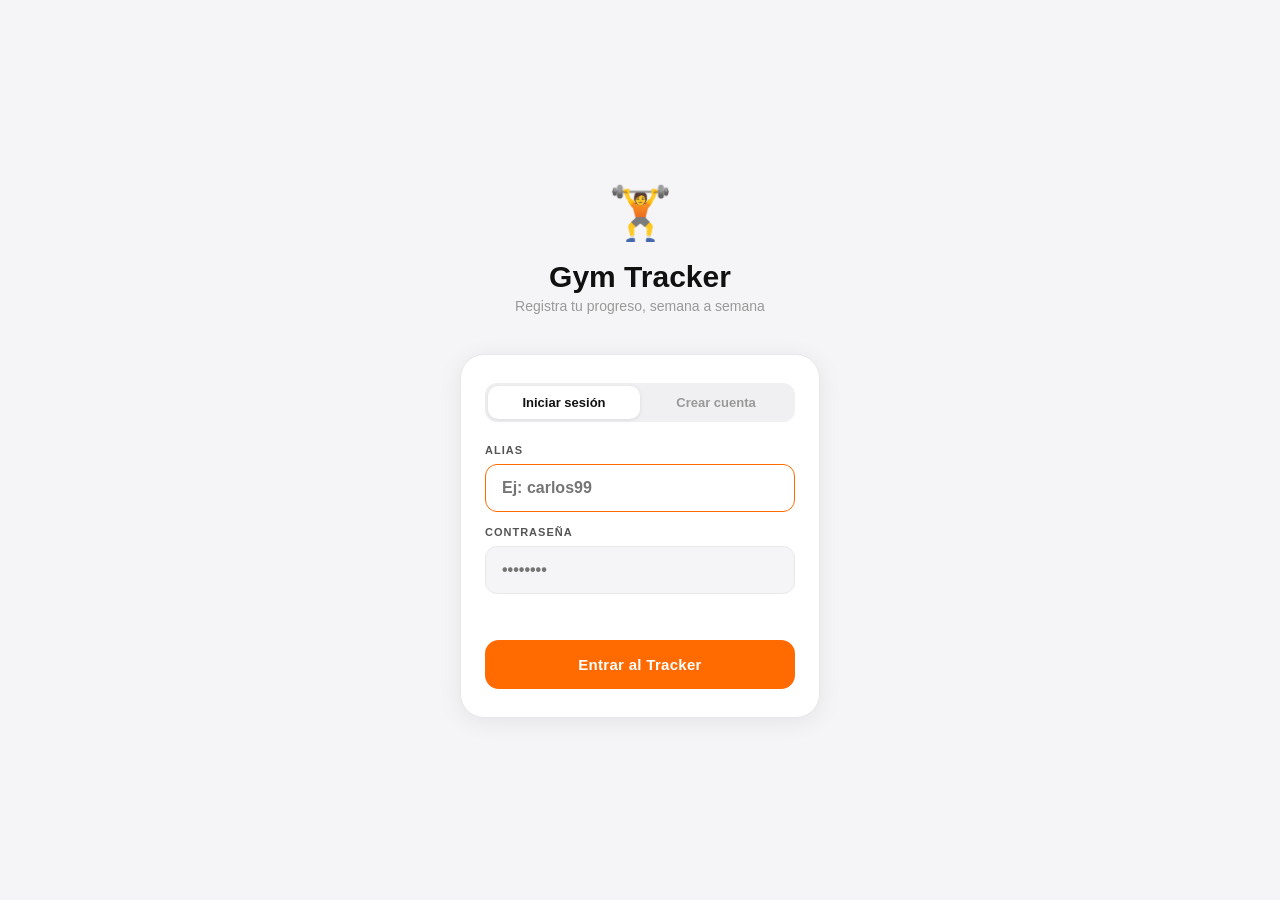
<file: index.html>
<!DOCTYPE html>
<html lang="es">
<head>
<meta charset="UTF-8"/>
<meta name="viewport" content="width=device-width, initial-scale=1.0, maximum-scale=1.0"/>
<meta name="apple-mobile-web-app-capable" content="yes"/>
<meta name="apple-mobile-web-app-status-bar-style" content="default"/>
<meta name="theme-color" content="#f5f5f7"/>
<!-- SECURITY: CSP restricts script/style sources to same origin, blocks inline eval and external resource injection -->
<meta http-equiv="Content-Security-Policy" content="default-src 'self'; script-src 'self' 'unsafe-inline'; style-src 'self' 'unsafe-inline'; img-src 'self' data:; connect-src 'none'; object-src 'none'; base-uri 'self'"/>
<title>Gym Tracker</title>
<link rel="stylesheet" href="css/styles.css"/>
</head>
<body class="login-page">

<div class="login-wrap">
  <div class="login-logo">🏋️</div>
  <div class="login-title">Gym Tracker</div>
  <div class="login-sub">Registra tu progreso, semana a semana</div>
  <div class="login-card" id="login-card"></div>
</div>

<!-- SECURITY: auth.js must load before data.js — provides encryptJSON/decryptJSON/getSession used by data.js -->
<script src="js/theme.js"></script>
<script src="js/auth.js"></script>
<script src="js/data.js"></script>
<script src="js/utils.js"></script>
<script src="js/login.js"></script>
</body>
</html>
</file>
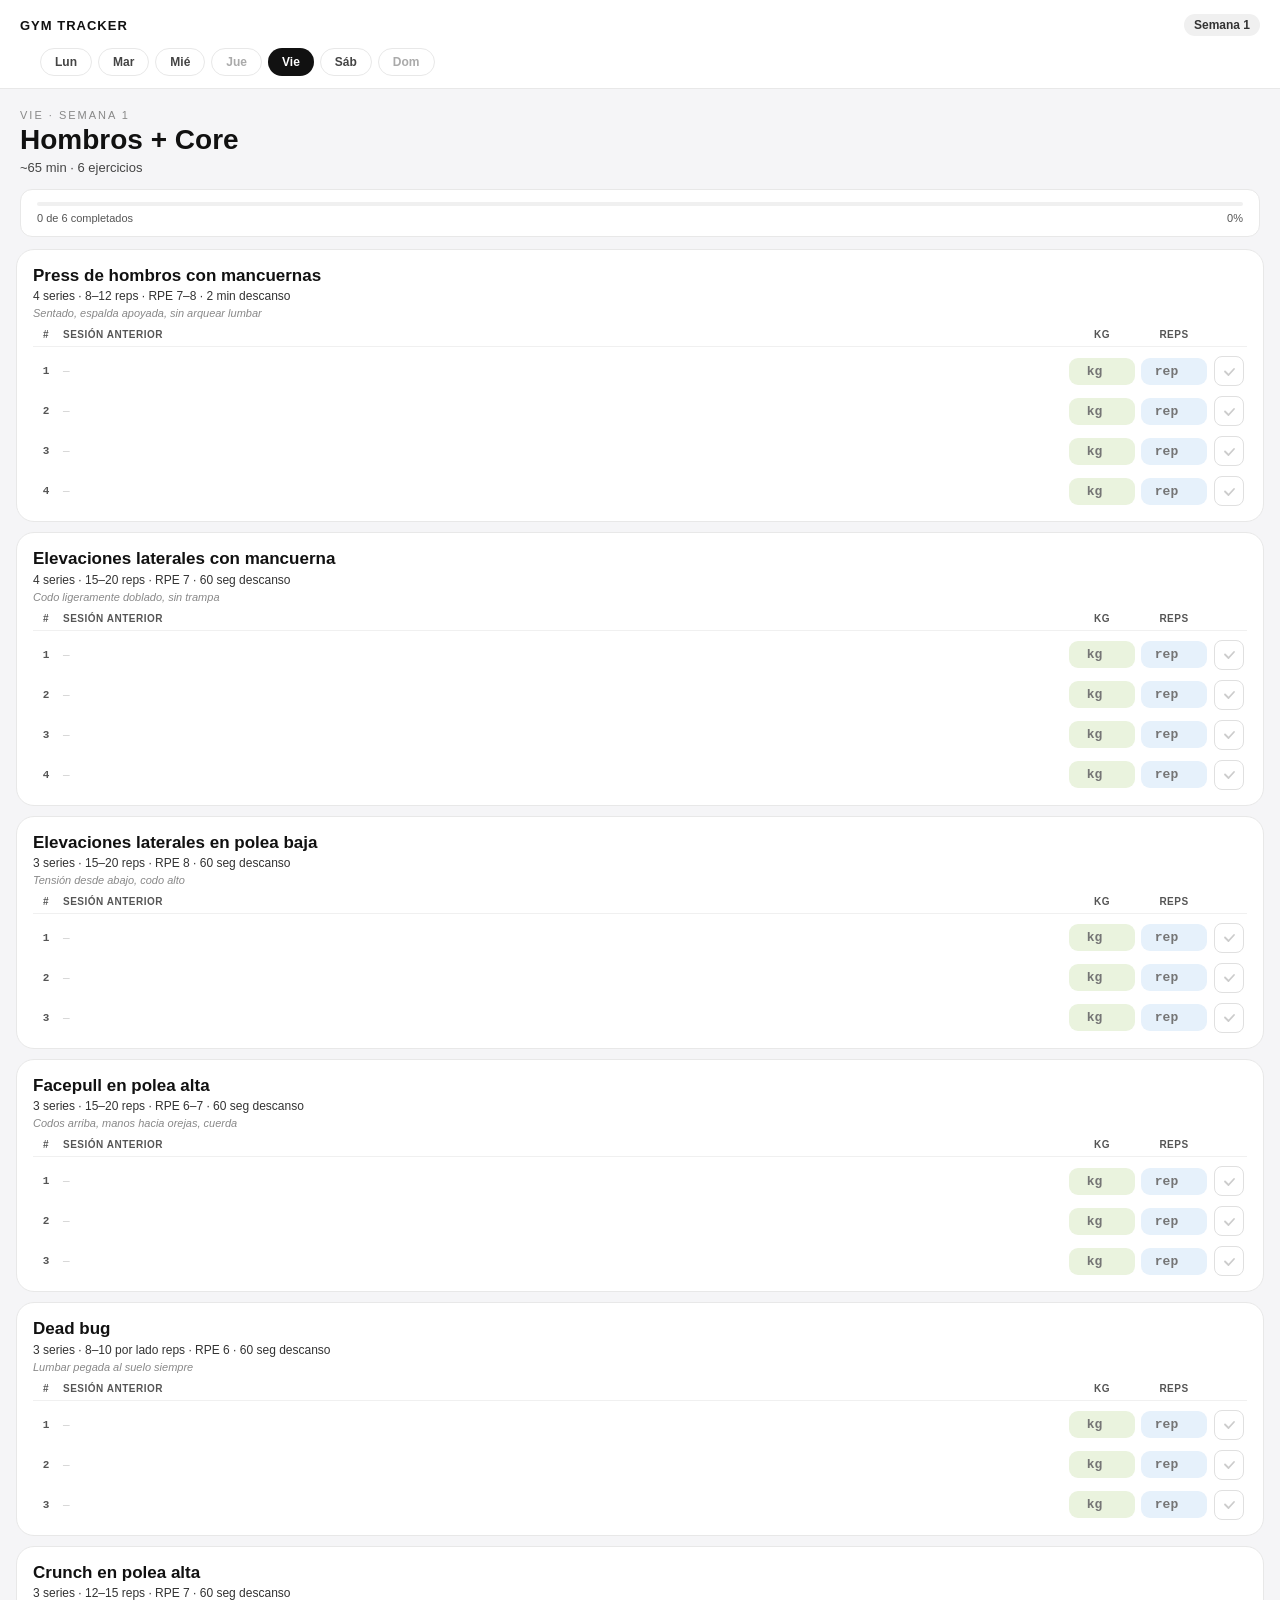
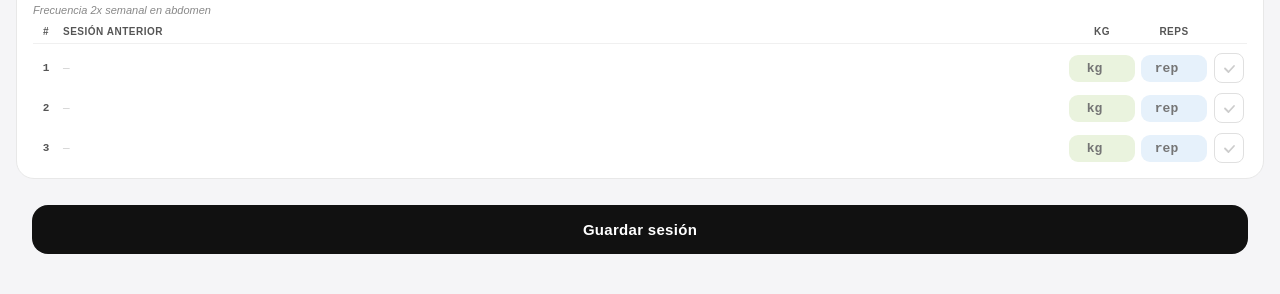
<file: gym.html>
<!DOCTYPE html>
<html lang="es">
<head>
<meta charset="UTF-8"/>
<meta name="viewport" content="width=device-width, initial-scale=1.0, maximum-scale=1.0"/>
<meta name="apple-mobile-web-app-capable" content="yes"/>
<meta name="apple-mobile-web-app-status-bar-style" content="default"/>
<meta name="theme-color" content="#f5f5f7"/>
<title>Gym Tracker</title>
<style>
*{box-sizing:border-box;margin:0;padding:0;-webkit-tap-highlight-color:transparent}
body{font-family:-apple-system,BlinkMacSystemFont,'Segoe UI',sans-serif;background:#f5f5f7;min-height:100vh;padding-bottom:40px}
.topbar{background:#fff;border-bottom:0.5px solid #e8e8e8;padding:14px 20px 12px;position:sticky;top:0;z-index:100}
.topbar-row{display:flex;justify-content:space-between;align-items:center}
.app-title{font-size:13px;font-weight:700;color:#111;letter-spacing:1px;text-transform:uppercase}
.week-badge{font-size:12px;font-weight:600;background:#f0f0f0;color:#333;padding:4px 10px;border-radius:20px}
.day-nav{display:flex;gap:6px;overflow-x:auto;padding:12px 20px 0;scrollbar-width:none}
.day-nav::-webkit-scrollbar{display:none}
.day-pill{padding:6px 14px;border-radius:20px;font-size:12px;font-weight:600;white-space:nowrap;border:none;cursor:pointer;transition:all 0.15s;flex-shrink:0}
.day-pill.active{background:#111;color:#fff}
.day-pill.rest-day{background:#fff;color:#aaa;border:0.5px solid #e8e8e8}
.day-pill.inactive{background:#fff;color:#444;border:0.5px solid #e8e8e8}
.session-header{padding:20px 20px 12px}
.session-day-label{font-size:11px;color:#888;letter-spacing:2px;text-transform:uppercase;font-weight:500;margin-bottom:4px}
.session-title{font-size:28px;font-weight:800;color:#111;line-height:1.1;margin-bottom:4px}
.session-meta{font-size:13px;color:#444;margin-bottom:14px}
.progress-wrap{background:#fff;border-radius:12px;padding:12px 16px;border:0.5px solid #e8e8e8}
.progress-track{background:#f0f0f0;border-radius:3px;height:4px;margin-bottom:6px}
.progress-fill{height:4px;border-radius:3px;background:#111;transition:width 0.4s ease}
.progress-label{display:flex;justify-content:space-between;font-size:11px;color:#555;font-weight:500}
.cards-wrap{padding:0 16px}
.ex-card{background:#fff;border-radius:18px;padding:16px 16px 10px;margin-bottom:10px;border:0.5px solid #e8e8e8;transition:border-color 0.2s}
.ex-card.done{border-color:#111;border-width:1px}
.ex-card-header{display:flex;justify-content:space-between;align-items:flex-start;margin-bottom:3px}
.ex-name{font-size:17px;font-weight:800;color:#111;line-height:1.2;flex:1}
.ex-done-badge{font-size:10px;font-weight:700;background:#111;color:#fff;padding:3px 8px;border-radius:10px;margin-left:8px;flex-shrink:0;align-self:flex-start;margin-top:2px}
.ex-sub{font-size:12px;color:#333;margin-bottom:4px;font-weight:500}
.ex-note{font-size:11px;color:#888;margin-bottom:10px;font-style:italic}
.series-header{display:grid;grid-template-columns:22px 1fr 66px 66px 32px;gap:6px;align-items:center;padding:0 2px 6px;border-bottom:0.5px solid #f0f0f0;margin-bottom:4px}
.sh-label{font-size:10px;color:#555;text-align:center;font-weight:600;text-transform:uppercase;letter-spacing:0.5px}
.series-row{display:grid;grid-template-columns:22px 1fr 66px 66px 32px;gap:6px;align-items:center;padding:5px 2px}
.s-num{font-size:11px;color:#555;text-align:center;font-family:monospace;font-weight:600}
.s-ref{font-size:11px;color:#333;font-family:monospace;font-weight:500}
.s-ref.empty{color:#ccc}
.s-input{border-radius:9px;font-size:13px;font-weight:700;padding:6px 0;text-align:center;width:100%;font-family:monospace;border:none;outline:none;cursor:pointer;transition:opacity 0.2s}
.s-input:focus{outline:2px solid #ccc;outline-offset:1px}
.s-kg{background:#EAF3DE;color:#3B6D11}
.s-rep{background:#E6F1FB;color:#185FA5}
.s-input.completed{opacity:0.55}
.s-check{width:30px;height:30px;border-radius:8px;display:flex;align-items:center;justify-content:center;cursor:pointer;margin:0 auto;border:1.5px solid #e0e0e0;background:#fff;transition:all 0.15s;flex-shrink:0}
.s-check.done{background:#111;border-color:#111}
.rest-card{background:#fff;border-radius:18px;padding:28px 20px;margin:0 16px;border:0.5px solid #e8e8e8;text-align:center}
.rest-icon{font-size:40px;margin-bottom:12px}
.rest-title{font-size:20px;font-weight:800;color:#111;margin-bottom:6px}
.rest-desc{font-size:14px;color:#555;line-height:1.5}
.save-wrap{padding:16px 16px 0}
.save-btn{background:#111;color:#fff;border-radius:16px;padding:16px;text-align:center;font-size:15px;font-weight:700;cursor:pointer;border:none;width:100%;letter-spacing:0.3px;transition:opacity 0.15s}
.save-btn:active{opacity:0.8}
.save-btn.saved{background:#3B6D11;color:#fff}
.toast{position:fixed;bottom:30px;left:50%;transform:translateX(-50%);background:#111;color:#fff;padding:12px 24px;border-radius:20px;font-size:14px;font-weight:600;opacity:0;transition:opacity 0.3s;pointer-events:none;z-index:999;white-space:nowrap}
.toast.show{opacity:1}
.completed-overlay{background:#f0f7eb;border-radius:18px;padding:28px 20px;margin:0 16px;text-align:center;border:1px solid #c0dd97}
.co-title{font-size:22px;font-weight:800;color:#27500A;margin-bottom:6px}
.co-sub{font-size:14px;color:#3B6D11;line-height:1.5}
.expand-btn{font-size:12px;color:#888;border:none;background:none;cursor:pointer;padding:4px 0;margin-top:4px;text-decoration:underline}
</style>
</head>
<body>

<div class="topbar">
  <div class="topbar-row">
    <span class="app-title">Gym Tracker</span>
    <span class="week-badge" id="week-badge">Semana 1</span>
  </div>
  <div class="day-nav" id="day-nav"></div>
</div>

<div id="app"></div>
<div class="toast" id="toast"></div>

<script>
const ROUTINE = {
  lun: {
    label: 'Lun', name: 'Piernas + Core', duration: '~70 min', rest: false,
    exercises: [
      { id:'LP', name:'Prensa de piernas', sets:4, reps:'8–12', rpe:'7–8', rest:'2–3 min', note:'Pies altos y separados, rodilla al pecho' },
      { id:'QE', name:'Extensión de cuádriceps', sets:3, reps:'10–15', rpe:'8', rest:'90 seg', note:'Bajar lento 3 seg, enfocar el estiramiento' },
      { id:'LC', name:'Curl femoral tumbado', sets:3, reps:'10–15', rpe:'8', rest:'90 seg', note:'Cadera ligeramente flexionada' },
      { id:'CA', name:'Elevación de talones de pie', sets:4, reps:'12–20', rpe:'7', rest:'60 seg', note:'Rango completo, pausa abajo' },
      { id:'PF', name:'Plancha frontal', sets:3, reps:'30–45 seg', rpe:'7', rest:'60 seg', note:'Pelvis neutra, no hundir lumbares' },
      { id:'CP', name:'Crunch en polea alta', sets:3, reps:'12–15', rpe:'7', rest:'60 seg', note:'Flexión de columna controlada' },
    ]
  },
  mar: {
    label: 'Mar', name: 'Pecho + Tríceps', duration: '~65 min', rest: false,
    exercises: [
      { id:'PI', name:'Press inclinado con mancuernas', sets:4, reps:'8–12', rpe:'7–8', rest:'2–3 min', note:'30–45°, codos ligeramente cerrados' },
      { id:'AP', name:'Aperturas en polea baja', sets:3, reps:'12–15', rpe:'8', rest:'90 seg', note:'Manos abajo, arco amplio' },
      { id:'FO', name:'Fondos en máquina o banco', sets:3, reps:'10–15', rpe:'7', rest:'90 seg', note:'Torso inclinado para enfatizar pecho' },
      { id:'ET', name:'Extensión de tríceps en polea', sets:3, reps:'12–15', rpe:'7–8', rest:'60 seg', note:'Codos pegados al cuerpo' },
      { id:'EC', name:'Extensión sobre cabeza con mancuerna', sets:3, reps:'10–12', rpe:'8', rest:'90 seg', note:'Un brazo o bilateral neutro' },
    ]
  },
  mie: {
    label: 'Mié', name: 'Espalda + Bíceps', duration: '~70 min', rest: false,
    exercises: [
      { id:'JP', name:'Jalón al pecho en polea', sets:4, reps:'8–12', rpe:'7–8', rest:'2 min', note:'Pecho arriba, escápulas bajas, agarre ancho' },
      { id:'RP', name:'Remo en polea baja', sets:4, reps:'10–12', rpe:'7–8', rest:'2 min', note:'Espalda recta, sin redondear lumbares, agarre neutro' },
      { id:'JN', name:'Jalón con agarre neutro cerrado', sets:3, reps:'10–15', rpe:'7', rest:'90 seg', note:'Tirón hacia el esternón' },
      { id:'CM', name:'Curl martillo con mancuernas', sets:3, reps:'10–14', rpe:'8', rest:'90 seg', note:'Agarre neutro, codo fijo, bilateral' },
      { id:'CB', name:'Curl en polea baja', sets:3, reps:'12–15', rpe:'8', rest:'60 seg', note:'Codo adelantado, tensión constante, agarre neutro' },
    ]
  },
  jue: {
    label: 'Jue', name: 'Recuperación activa', rest: true,
    restDesc: 'Paseo 30–40 min o movilidad/estiramientos suaves. El músculo crece en reposo, no en el gym.',
  },
  vie: {
    label: 'Vie', name: 'Hombros + Core', duration: '~65 min', rest: false,
    exercises: [
      { id:'PH', name:'Press de hombros con mancuernas', sets:4, reps:'8–12', rpe:'7–8', rest:'2 min', note:'Sentado, espalda apoyada, sin arquear lumbar' },
      { id:'EL', name:'Elevaciones laterales con mancuerna', sets:4, reps:'15–20', rpe:'7', rest:'60 seg', note:'Codo ligeramente doblado, sin trampa' },
      { id:'EP', name:'Elevaciones laterales en polea baja', sets:3, reps:'15–20', rpe:'8', rest:'60 seg', note:'Tensión desde abajo, codo alto' },
      { id:'FP', name:'Facepull en polea alta', sets:3, reps:'15–20', rpe:'6–7', rest:'60 seg', note:'Codos arriba, manos hacia orejas, cuerda' },
      { id:'DB', name:'Dead bug', sets:3, reps:'8–10 por lado', rpe:'6', rest:'60 seg', note:'Lumbar pegada al suelo siempre' },
      { id:'C2', name:'Crunch en polea alta', sets:3, reps:'12–15', rpe:'7', rest:'60 seg', note:'Frecuencia 2x semanal en abdomen' },
    ]
  },
  sab: {
    label: 'Sáb', name: 'Piernas — volumen extra', duration: '~65 min', rest: false,
    exercises: [
      { id:'SS', name:'Sentadilla en máquina Smith', sets:4, reps:'8–12', rpe:'7–8', rest:'2–3 min', note:'Pies adelantados, espalda neutra' },
      { id:'PM', name:'Peso muerto en máquina (hack squat inv.)', sets:4, reps:'10–12', rpe:'7–8', rest:'2 min', note:'Patrón bisagra de cadera sin carga axial' },
      { id:'ZA', name:'Zancada en máquina o con mancuernas', sets:3, reps:'10–12 por lado', rpe:'7', rest:'90 seg', note:'Paso largo, rodilla sin sobrepasar el pie' },
      { id:'CS', name:'Curl femoral sentado', sets:3, reps:'10–15', rpe:'8', rest:'90 seg', note:'Mayor estiramiento proximal vs tumbado' },
      { id:'TS', name:'Elevación de talones sentado', sets:4, reps:'15–20', rpe:'7', rest:'60 seg', note:'Sóleo: rodilla doblada' },
    ]
  },
  dom: {
    label: 'Dom', name: 'Descanso completo', rest: true,
    restDesc: 'Descanso total. Aquí es donde el cuerpo supercompensa y creces. Sin gym, sin running intenso.',
  },
};

const DAYS = ['lun','mar','mie','jue','vie','sab','dom'];
const STORAGE_KEY = 'gymtracker_v1';

function loadData() {
  try { return JSON.parse(localStorage.getItem(STORAGE_KEY)) || {}; } catch(e) { return {}; }
}
function saveData(data) {
  localStorage.setItem(STORAGE_KEY, JSON.stringify(data));
}

function getWeekKey() {
  const now = new Date();
  const start = new Date(now.getFullYear(), 0, 1);
  const week = Math.ceil(((now - start) / 86400000 + start.getDay() + 1) / 7);
  return `${now.getFullYear()}-W${week}`;
}

function getTodayKey() {
  const d = new Date();
  return DAYS[d.getDay() === 0 ? 6 : d.getDay() - 1];
}

function getLastSessionData(exId, data) {
  const weeks = Object.keys(data).sort().reverse();
  for (const wk of weeks) {
    for (const day of DAYS) {
      if (data[wk]?.[day]?.[exId]) return data[wk][day][exId];
    }
  }
  return null;
}

function showToast(msg) {
  const t = document.getElementById('toast');
  t.textContent = msg;
  t.classList.add('show');
  setTimeout(() => t.classList.remove('show'), 2200);
}

function getWeekNumber() {
  const data = loadData();
  const weeks = Object.keys(data).sort();
  const wk = getWeekKey();
  if (!weeks.includes(wk)) { data[wk] = {}; saveData(data); }
  const allWeeks = Object.keys(loadData()).sort();
  return allWeeks.indexOf(wk) + 1;
}

let currentDay = getTodayKey();

function render() {
  const data = loadData();
  const wk = getWeekKey();
  if (!data[wk]) { data[wk] = {}; saveData(data); }

  const weekNum = getWeekNumber();
  document.getElementById('week-badge').textContent = `Semana ${weekNum}`;

  renderDayNav();
  renderSession(data, wk);
}

function renderDayNav() {
  const nav = document.getElementById('day-nav');
  nav.innerHTML = '';
  DAYS.forEach(d => {
    const btn = document.createElement('button');
    const info = ROUTINE[d];
    btn.className = 'day-pill' + (d === currentDay ? ' active' : info.rest ? ' rest-day' : ' inactive');
    btn.textContent = info.label;
    btn.onclick = () => { currentDay = d; render(); };
    nav.appendChild(btn);
  });
}

function renderSession(data, wk) {
  const app = document.getElementById('app');
  const info = ROUTINE[currentDay];
  const dayData = data[wk][currentDay] || {};

  let html = `<div class="session-header">
    <div class="session-day-label">${info.label} · Semana ${getWeekNumber()}</div>
    <div class="session-title">${info.name}</div>`;

  if (!info.rest) {
    html += `<div class="session-meta">${info.duration} · ${info.exercises.length} ejercicios</div>`;
    const done = info.exercises.filter(ex => isExDone(ex, dayData)).length;
    const pct = Math.round((done / info.exercises.length) * 100);
    html += `<div class="progress-wrap">
      <div class="progress-track"><div class="progress-fill" style="width:${pct}%"></div></div>
      <div class="progress-label"><span>${done} de ${info.exercises.length} completados</span><span>${pct}%</span></div>
    </div>`;
  }
  html += `</div><div class="cards-wrap">`;

  if (info.rest) {
    html += `<div class="rest-card">
      <div class="rest-icon">💤</div>
      <div class="rest-title">${info.name}</div>
      <div class="rest-desc">${info.restDesc}</div>
    </div>`;
  } else {
    const allDone = info.exercises.every(ex => isExDone(ex, dayData));
    if (allDone) {
      html += `<div class="completed-overlay">
        <div class="co-title">Sesión completada 💪</div>
        <div class="co-sub">Todos los ejercicios registrados.<br>Descansa bien, aquí es donde creces.</div>
      </div><br>`;
    }

    info.exercises.forEach(ex => {
      const exData = dayData[ex.id] || {};
      const lastSession = getLastSessionData(ex.id, data);
      const done = isExDone(ex, dayData);
      html += renderExCard(ex, exData, lastSession, done);
    });

    html += `<div class="save-wrap">
      <button class="save-btn${allDone?' saved':''}" onclick="saveSession()">${allDone ? '✓ Sesión guardada' : 'Guardar sesión'}</button>
    </div>`;
  }

  html += '</div>';
  app.innerHTML = html;
}

function isExDone(ex, dayData) {
  const exData = dayData[ex.id] || {};
  for (let i = 0; i < ex.sets; i++) {
    if (!exData[`s${i}_done`]) return false;
  }
  return true;
}

function renderExCard(ex, exData, lastSession, done) {
  let rows = '';
  for (let i = 0; i < ex.sets; i++) {
    const kg = exData[`s${i}_kg`] || '';
    const rep = exData[`s${i}_rep`] || '';
    const isDone = exData[`s${i}_done`] || false;
    const lastKg = lastSession?.[`s${i}_kg`] || '';
    const lastRep = lastSession?.[`s${i}_rep`] || '';
    const refText = lastKg && lastRep ? `${lastKg} × ${lastRep}` : '—';
    const refClass = refText === '—' ? 'empty' : '';
    rows += `<div class="series-row">
      <span class="s-num">${i+1}</span>
      <span class="s-ref ${refClass}">${refText}</span>
      <input class="s-input s-kg${isDone?' completed':''}" type="number" inputmode="decimal" step="0.5" placeholder="kg" value="${kg}" onchange="updateSerie('${ex.id}',${i},'kg',this.value)" ${isDone?'readonly':''}/>
      <input class="s-input s-rep${isDone?' completed':''}" type="number" inputmode="numeric" placeholder="rep" value="${rep}" onchange="updateSerie('${ex.id}',${i},'rep',this.value)" ${isDone?'readonly':''}/>
      <div class="s-check${isDone?' done':''}" onclick="toggleSerie('${ex.id}',${i})">
        <svg width="13" height="13" viewBox="0 0 13 13"><path d="M2 6.5l3.5 3.5 5.5-6" stroke="${isDone?'#fff':'#ccc'}" stroke-width="1.8" stroke-linecap="round" stroke-linejoin="round" fill="none"/></svg>
      </div>
    </div>`;
  }

  return `<div class="ex-card${done?' done':''}">
    <div class="ex-card-header">
      <div class="ex-name">${ex.name}</div>
      ${done ? '<span class="ex-done-badge">✓</span>' : ''}
    </div>
    <div class="ex-sub">${ex.sets} series · ${ex.reps} reps · RPE ${ex.rpe} · ${ex.rest} descanso</div>
    <div class="ex-note">${ex.note}</div>
    <div class="series-header">
      <span class="sh-label">#</span>
      <span class="sh-label" style="text-align:left">Sesión anterior</span>
      <span class="sh-label">kg</span>
      <span class="sh-label">reps</span>
      <span class="sh-label"></span>
    </div>
    ${rows}
  </div>`;
}

function updateSerie(exId, setIdx, field, value) {
  const data = loadData();
  const wk = getWeekKey();
  if (!data[wk]) data[wk] = {};
  if (!data[wk][currentDay]) data[wk][currentDay] = {};
  if (!data[wk][currentDay][exId]) data[wk][currentDay][exId] = {};
  data[wk][currentDay][exId][`s${setIdx}_${field}`] = value;
  saveData(data);
}

function toggleSerie(exId, setIdx) {
  const data = loadData();
  const wk = getWeekKey();
  if (!data[wk]) data[wk] = {};
  if (!data[wk][currentDay]) data[wk][currentDay] = {};
  if (!data[wk][currentDay][exId]) data[wk][currentDay][exId] = {};
  const exData = data[wk][currentDay][exId];
  const wasDone = exData[`s${setIdx}_done`];
  exData[`s${setIdx}_done`] = !wasDone;
  saveData(data);
  render();
}

function saveSession() {
  const data = loadData();
  const wk = getWeekKey();
  if (!data[wk]) data[wk] = {};
  if (!data[wk][currentDay]) data[wk][currentDay] = {};
  data[wk][currentDay]._saved = true;
  saveData(data);
  showToast('Sesión guardada 💪');
  render();
}

render();
</script>
</body>
</html>
</file>
<file: css/styles.css>
/* ─── VARIABLES ─────────────────────────────────────────────────────────────── */
:root {
  --bg:         #F5F5F7;
  --surface:    #FFFFFF;
  --surface2:   #F0F0F2;
  --border:     #E8E8E8;
  --border2:    #D0D0D0;
  --orange:     #FF6B00;
  --orange-bg:  #FFF2EA;
  --orange-mid: #FFD9BB;
  --gold:       #E69900;
  --gold-bg:    #FFF8E1;
  --text:       #111111;
  --text2:      #555555;
  --text3:      #999999;
  --danger:     #D32F2F;
  --kg-bg:      #FFF0E6;
  --kg-text:    #C04A00;
  --rep-bg:     #FFF8E1;
  --rep-text:   #946200;
}

/* ─── DARK MODE ─────────────────────────────────────────────────────────────── */
body.dark {
  --bg:         #1C1C1E;
  --surface:    #2C2C2E;
  --surface2:   #48484A;
  --border:     rgba(255,255,255,0.11);
  --border2:    rgba(255,255,255,0.22);
  --text:       #FFFFFF;
  --text2:      #D1D1D6;
  --text3:      #8E8E93;
  --orange-bg:  #3D2200;
  --orange-mid: #7A4400;
  --gold-bg:    #332500;
  --kg-bg:      #3D2200;
  --kg-text:    #FF9A5C;
  --rep-bg:     #332B00;
  --rep-text:   #FFD000;
  --danger:     #FF453A;
}

body.dark .timer-fab { background: #1C1C1E; border-color: rgba(255,255,255,0.12); }
body.dark .toast { background: #48484A; color: #fff; }
body.dark .ex-progress-row { border-bottom-color: rgba(255,255,255,0.07); }
body.dark .meta-chip-timer:hover { background: #5A5A5E; }
body.dark .rut-remove-btn { background: #4A1A1A; }
body.dark .rut-remove-btn:hover { background: #6B2222; }
body.dark .cal-future .cal-day-num { color: #48484A; }
body.dark .cal-empty .cal-day-num { color: #48484A; }
body.dark .cal-rest .cal-day-num { color: #48484A; }
body.dark .s-ref.empty { color: #48484A; }
body.dark .week-badge { background: #3A3A3C; color: #D1D1D6; }
body.dark .day-pill.rest-day,
body.dark .day-pill.inactive { background: #2C2C2E; border-color: rgba(255,255,255,0.11); }
body.dark .meta-chip { background: #48484A; color: #D1D1D6; }
body.dark .s-kg { background: #4A2800; color: #FF9A5C; }
body.dark .s-rep { background: #3D3300; color: #FFD000; }
/* .s-rpe legacy — replaced by .rpe-btn */
body.dark .sh-label { color: #8E8E93; }
body.dark .s-num { color: #8E8E93; }
body.dark .series-header { border-bottom-color: rgba(255,255,255,0.1); }
body.dark .notes-input { background: #2C2C2E; color: #fff; border-color: rgba(255,255,255,0.15); }
body.dark .login-card { box-shadow: 0 4px 24px rgba(0,0,0,0.4); }
body.dark .login-input { background: #1C1C1E; color: #fff; border-color: rgba(255,255,255,0.15); }
body.dark .user-chip { background: #2C2C2E; color: #fff; }
body.dark .picker-sheet,
body.dark .rest-picker-sheet,
body.dark .technique-card,
body.dark .confirm-card,
body.dark .day-detail-sheet { background: #2C2C2E; }
body.dark .picker-chip { background: #3A3A3C; border-color: rgba(255,255,255,0.11); color: #D1D1D6; }
body.dark .rest-opt-btn { background: #3A3A3C; }
body.dark .rest-opt-label { color: #fff; }
body.dark .confirm-btn-cancel { background: #48484A; color: #D1D1D6; }
body.dark .dd-notes-block { background: #1C1C1E; border-color: rgba(255,255,255,0.1); }
body.dark .prog-bar { background: #48484A; }
body.dark .muscle-bar-wrap { background: #48484A; }
body.dark .edit-session-btn { background: #3A3A3C; color: #D1D1D6; border-color: rgba(255,255,255,0.11); }
body.dark .rut-add-btn { background: #2C2C2E; border-color: rgba(255,255,255,0.2); color: #D1D1D6; }
body.dark .rut-reorder-btn { background: #3A3A3C; border-color: rgba(255,255,255,0.11); color: #8E8E93; }
body.dark .week-card-badge { background: #3A3A3C; color: #D1D1D6; }
body.dark .picker-ex-item:hover { background: #3D2200; }

/* ─── DARK TOGGLE BUTTON ────────────────────────────────────────────────────── */
.dark-toggle {
  font-size: 18px;
  background: none;
  border: none;
  cursor: pointer;
  padding: 2px 4px;
  line-height: 1;
  transition: transform 0.2s;
  flex-shrink: 0;
}
.dark-toggle:active { transform: scale(0.88); }

/* ─── RESET & BASE ─────────────────────────────────────────────────────────── */
*, *::before, *::after { box-sizing: border-box; margin: 0; padding: 0; -webkit-tap-highlight-color: transparent; }
body { font-family: -apple-system, BlinkMacSystemFont, 'Segoe UI', sans-serif; background: var(--bg); min-height: 100vh; padding-bottom: calc(60px + env(safe-area-inset-bottom)); color: var(--text); }

/* ─── TOPBAR ───────────────────────────────────────────────────────────────── */
.topbar { background: var(--surface); border-bottom: 0.5px solid var(--border); padding: 14px 20px 12px; position: sticky; top: 0; z-index: 100; }
.topbar-row { display: flex; justify-content: space-between; align-items: center; }
.app-title { font-size: 13px; font-weight: 700; color: var(--orange); letter-spacing: 1px; text-transform: uppercase; }
.topbar-right { display: flex; align-items: center; gap: 10px; }
.week-badge { font-size: 12px; font-weight: 600; background: var(--surface2); color: var(--text2); padding: 4px 10px; border-radius: 20px; }
.user-badge { font-size: 12px; font-weight: 600; color: var(--text2); }
.logout-btn { font-size: 11px; font-weight: 600; color: var(--text3); background: none; border: none; cursor: pointer; padding: 4px 0; text-decoration: underline; }

/* ─── BOTTOM NAV ───────────────────────────────────────────────────────────── */
.bottom-nav { position: fixed; bottom: 0; left: 0; right: 0; background: var(--surface); border-top: 0.5px solid var(--border); display: flex; z-index: 100; padding-bottom: env(safe-area-inset-bottom); }
.nav-item { flex: 1; display: flex; flex-direction: column; align-items: center; justify-content: center; padding: 10px 0 8px; gap: 3px; cursor: pointer; text-decoration: none; border: none; background: none; }
.nav-icon { font-size: 20px; line-height: 1; }
.nav-label { font-size: 10px; font-weight: 600; color: var(--text3); letter-spacing: 0.3px; text-transform: uppercase; }
.nav-item.active .nav-label { color: var(--orange); }

/* ─── DAY NAV ──────────────────────────────────────────────────────────────── */
.day-nav { display: flex; gap: 6px; overflow-x: auto; padding: 12px 20px 0; scrollbar-width: none; }
.day-nav::-webkit-scrollbar { display: none; }
.day-pill { padding: 6px 14px; border-radius: 20px; font-size: 12px; font-weight: 600; white-space: nowrap; border: none; cursor: pointer; transition: all 0.15s; flex-shrink: 0; }
.day-pill.active { background: var(--orange); color: #fff; }
.day-pill.rest-day { background: var(--surface); color: var(--text3); border: 0.5px solid var(--border); }
.day-pill.inactive { background: var(--surface); color: var(--text2); border: 0.5px solid var(--border); }

/* ─── SESSION HEADER ───────────────────────────────────────────────────────── */
.session-header { padding: 20px 20px 12px; }
.session-day-label { font-size: 14px; color: var(--orange); letter-spacing: 1px; text-transform: uppercase; font-weight: 700; margin-bottom: 6px; }
.session-title { font-size: 28px; font-weight: 800; color: var(--text); line-height: 1.1; margin-bottom: 4px; }
.session-meta { font-size: 13px; color: var(--text2); margin-bottom: 14px; }

/* ─── PROGRESS ─────────────────────────────────────────────────────────────── */
.progress-wrap { background: var(--surface); border-radius: 12px; padding: 12px 16px; border: 0.5px solid var(--border); }
.progress-track { background: var(--surface2); border-radius: 3px; height: 5px; margin-bottom: 6px; }
.progress-fill { height: 5px; border-radius: 3px; background: var(--orange); transition: width 4.5s cubic-bezier(0.34, 1.1, 0.64, 1); }
.progress-label { display: flex; justify-content: space-between; font-size: 11px; color: var(--text2); font-weight: 500; }

/* ─── EXERCISE CARDS ───────────────────────────────────────────────────────── */
.cards-wrap { padding: 0 16px; }
.ex-card { background: var(--surface); border-radius: 18px; padding: 16px 16px 10px; margin-bottom: 10px; border: 0.5px solid var(--border); transition: border-color 0.2s; }
.ex-card.done { border-color: var(--orange); border-width: 1.5px; }
.ex-card-header { display: flex; justify-content: space-between; align-items: flex-start; margin-bottom: 3px; }
.ex-name { font-size: 17px; font-weight: 800; color: var(--text); line-height: 1.2; flex: 1; }
.ex-done-badge { font-size: 10px; font-weight: 700; background: var(--orange); color: #fff; padding: 3px 8px; border-radius: 10px; margin-left: 8px; flex-shrink: 0; align-self: flex-start; margin-top: 2px; }
.ex-info-btn { font-size: 16px; background: none; border: none; cursor: pointer; padding: 0; line-height: 1; transition: transform 0.15s; opacity: 0.85; }
.ex-info-btn:hover { transform: scale(1.15); opacity: 1; }
.ex-meta-chips { display: flex; flex-wrap: wrap; gap: 5px; margin-bottom: 12px; }
.meta-chip { font-size: 11px; font-weight: 600; background: var(--surface2); color: var(--text2); padding: 4px 9px; border-radius: 10px; white-space: nowrap; }
.meta-chip-timer { cursor: pointer; transition: background 0.15s; border: none; font-family: inherit; }
.meta-chip-timer:hover { background: #E8E8EA; }
.meta-chip-timer.custom { background: var(--orange-bg); color: var(--orange); border: 1px solid var(--orange-mid); }

/* ─── SERIES ───────────────────────────────────────────────────────────────── */
.sh-label { font-size: 10px; color: var(--text3); text-align: center; font-weight: 600; text-transform: uppercase; letter-spacing: 0.5px; }
.s-num { font-size: 11px; color: var(--text3); text-align: center; font-family: monospace; font-weight: 600; }
.s-ref { font-size: 11px; color: var(--text2); font-family: monospace; font-weight: 500; }
.s-ref.empty { color: #ccc; }
.s-input { border-radius: 9px; font-size: 13px; font-weight: 700; padding: 6px 0; text-align: center; width: 100%; font-family: monospace; border: none; outline: none; cursor: pointer; transition: opacity 0.2s; }
.s-input:focus { outline: 2px solid var(--orange); outline-offset: 1px; }
.s-kg { background: var(--kg-bg); color: var(--kg-text); }
.s-rep { background: var(--rep-bg); color: var(--rep-text); }
.s-input.completed { opacity: 0.5; }
.s-check { width: 30px; height: 30px; border-radius: 8px; display: flex; align-items: center; justify-content: center; cursor: pointer; margin: 0 auto; border: 1.5px solid var(--border2); background: var(--surface); transition: all 0.15s; flex-shrink: 0; }
.s-check.done { background: var(--orange); border-color: var(--orange); }

/* ─── REST / COMPLETED ─────────────────────────────────────────────────────── */
.rest-card { background: var(--surface); border-radius: 18px; padding: 28px 20px; margin: 0 16px; border: 0.5px solid var(--border); text-align: center; }
.rest-icon { font-size: 40px; margin-bottom: 12px; }
.rest-title { font-size: 20px; font-weight: 800; color: var(--text); margin-bottom: 6px; }
.rest-desc { font-size: 14px; color: var(--text2); line-height: 1.5; }
.completed-overlay { background: var(--orange-bg); border-radius: 18px; padding: 28px 20px; margin: 0 16px; text-align: center; border: 1.5px solid var(--orange-mid); }
.co-title { font-size: 22px; font-weight: 800; color: var(--orange); margin-bottom: 6px; }
.co-sub { font-size: 14px; color: var(--text2); line-height: 1.5; }

/* ─── SAVE BUTTON ──────────────────────────────────────────────────────────── */
.save-wrap { padding: 16px 16px 0; }
.save-btn { background: var(--orange); color: #fff; border-radius: 16px; padding: 16px; text-align: center; font-size: 15px; font-weight: 700; cursor: pointer; border: none; width: 100%; letter-spacing: 0.3px; transition: opacity 0.15s; font-family: inherit; }
.save-btn:active { opacity: 0.8; }
.save-btn.saved { background: var(--orange-bg); color: var(--orange); border: 1.5px solid var(--orange-mid); }

/* ─── TOAST ────────────────────────────────────────────────────────────────── */
.toast { position: fixed; bottom: 80px; left: 50%; transform: translateX(-50%); background: var(--text); color: #fff; padding: 12px 24px; border-radius: 20px; font-size: 14px; font-weight: 600; opacity: 0; transition: opacity 0.3s; pointer-events: none; z-index: 999; white-space: nowrap; }
.toast.show { opacity: 1; }

/* ─── LOGIN ────────────────────────────────────────────────────────────────── */
.login-page { min-height: 100vh; padding-bottom: 0; display: flex; flex-direction: column; align-items: center; justify-content: center; }
.login-wrap { display: flex; flex-direction: column; align-items: center; padding: 32px 24px; width: 100%; }
.login-logo { font-size: 52px; margin-bottom: 16px; }
.login-title { font-size: 30px; font-weight: 800; color: var(--text); margin-bottom: 4px; }
.login-sub { font-size: 14px; color: var(--text3); margin-bottom: 40px; }
.login-card { background: var(--surface); border-radius: 24px; padding: 28px 24px; width: 100%; max-width: 360px; border: 0.5px solid var(--border); box-shadow: 0 4px 24px rgba(0,0,0,0.07); }
.login-label { font-size: 11px; font-weight: 700; color: var(--text2); text-transform: uppercase; letter-spacing: 1px; margin-bottom: 8px; display: block; }
.login-input { width: 100%; border: 1.5px solid var(--border); border-radius: 12px; padding: 14px 16px; font-size: 16px; font-weight: 600; color: var(--text); background: var(--bg); outline: none; transition: border-color 0.2s; font-family: inherit; }
.login-input:focus { border-color: var(--orange); background: var(--surface); }
.login-btn { margin-top: 16px; background: var(--orange); color: #fff; border-radius: 14px; padding: 16px; text-align: center; font-size: 15px; font-weight: 700; cursor: pointer; border: none; width: 100%; letter-spacing: 0.3px; transition: opacity 0.15s; font-family: inherit; }
.login-btn:active { opacity: 0.75; }
.login-btn:disabled { opacity: 0.55; cursor: not-allowed; }
.login-divider { margin: 24px 0 14px; display: flex; align-items: center; gap: 10px; color: #bbb; font-size: 11px; font-weight: 600; }
.login-divider::before, .login-divider::after { content: ''; flex: 1; height: 0.5px; background: var(--border); }
.users-list { display: flex; flex-direction: column; gap: 8px; }

/* ─── LOGIN TABS ────────────────────────────────────────────────────────────── */
.login-tabs { display: flex; gap: 0; margin-bottom: 22px; background: var(--surface2); border-radius: 12px; padding: 3px; }
.login-tab { flex: 1; padding: 9px 0; font-size: 13px; font-weight: 700; border: none; background: none; border-radius: 10px; color: var(--text3); cursor: pointer; transition: all 0.18s; font-family: inherit; }
.login-tab-active { background: var(--surface); color: var(--text); box-shadow: 0 1px 4px rgba(0,0,0,0.09); }
.login-tab:not(.login-tab-active):hover { color: var(--text2); }

/* ─── LOGIN ERROR ───────────────────────────────────────────────────────────── */
.login-error { min-height: 18px; font-size: 13px; font-weight: 600; color: var(--danger); margin: 10px 0 2px; line-height: 1.3; }

/* ─── PASSWORD STRENGTH ─────────────────────────────────────────────────────── */
.pass-strength-wrap { display: flex; align-items: center; gap: 10px; margin: 8px 0 0; }
.pass-strength-bar { flex: 1; height: 4px; background: var(--surface2); border-radius: 2px; overflow: hidden; }
.pass-strength-fill { height: 100%; border-radius: 2px; transition: width 0.3s ease, background 0.3s ease; width: 0%; }
.pass-strength-label { font-size: 11px; font-weight: 700; min-width: 70px; text-align: right; }

/* ─── DARK MODE: NEW LOGIN ELEMENTS ────────────────────────────────────────── */
body.dark .login-tabs { background: #3A3A3C; }
body.dark .login-tab-active { background: #2C2C2E; }
body.dark .pass-strength-bar { background: #48484A; }
.user-chip { background: var(--bg); border: 0.5px solid var(--border); border-radius: 12px; padding: 11px 14px; font-size: 14px; font-weight: 600; color: var(--text); cursor: pointer; transition: background 0.15s; text-align: left; font-family: inherit; display: flex; align-items: center; gap: 10px; width: 100%; }
.user-chip:hover { background: var(--orange-bg); border-color: var(--orange-mid); }
.user-chip-avatar { width: 28px; height: 28px; border-radius: 50%; background: var(--orange); color: #fff; display: flex; align-items: center; justify-content: center; font-size: 12px; font-weight: 800; flex-shrink: 0; }

/* ─── CALENDAR + STATS ROW ─────────────────────────────────────────────────── */
.cal-stats-row { display: flex; gap: 10px; padding: 0 16px 20px; align-items: flex-start; }

/* Compact calendar */
.cal-compact { background: var(--surface); border-radius: 16px; border: 0.5px solid var(--border); padding: 10px 8px 8px; flex: 0 0 auto; width: 54%; }
.cal-nav { display: flex; align-items: center; justify-content: space-between; margin-bottom: 6px; }
.cal-nav-btn { font-size: 18px; color: var(--text); background: none; border: none; cursor: pointer; padding: 0 4px; line-height: 1; }
.cal-month-label { font-size: 11px; font-weight: 800; color: var(--text); }
.cal-weekdays { display: grid; grid-template-columns: repeat(7, 1fr); margin-bottom: 3px; }
.cal-weekdays span { font-size: 8px; font-weight: 700; color: var(--text3); text-align: center; text-transform: uppercase; }
.cal-grid { display: grid; grid-template-columns: repeat(7, 1fr); gap: 2px; }
.cal-cell { aspect-ratio: 1; display: flex; flex-direction: column; align-items: center; justify-content: center; border-radius: 6px; gap: 0; }
.cal-day-num { font-size: 9px; font-weight: 600; color: var(--text2); line-height: 1; }
.cal-today { border: 1.5px solid var(--orange); border-radius: 6px; }
.cal-today .cal-day-num { color: var(--orange); font-weight: 800; }
.cal-future .cal-day-num { color: #ddd; }
.cal-empty .cal-day-num { color: #ccc; }
.cal-complete { background: var(--orange); }
.cal-complete .cal-day-num { color: #fff; }
.cal-check { font-size: 7px; color: #fff; font-weight: 900; line-height: 1; }
.cal-partial { background: var(--orange-bg); }
.cal-partial .cal-day-num { color: var(--orange); }
.cal-rest .cal-day-num { color: #ddd; }
.cal-dot-sm { width: 3px; height: 3px; border-radius: 50%; }
.cal-dot-sm.partial { background: var(--orange); }
.cal-legend { display: flex; gap: 8px; justify-content: center; margin-top: 8px; padding-top: 6px; border-top: 0.5px solid var(--border); }
.cal-legend-item { display: flex; align-items: center; gap: 3px; font-size: 9px; color: var(--text3); font-weight: 500; }
.cal-dot { width: 8px; height: 8px; border-radius: 2px; flex-shrink: 0; }
.cal-dot.complete { background: var(--orange); }
.cal-dot.partial { background: var(--orange-bg); border: 1px solid var(--orange-mid); }
.cal-cell.cal-tappable { cursor: pointer; }
.cal-cell.cal-tappable:active { opacity: 0.7; }

/* Side stats */
.side-stats { flex: 1; display: flex; flex-direction: column; gap: 8px; }
.sstat-row { display: flex; gap: 8px; }
.sstat-row .sstat-card { flex: 1; min-width: 0; }
.sstat-card { background: var(--surface); border-radius: 14px; border: 0.5px solid var(--border); padding: 10px 12px; }
.sstat-icon { font-size: 16px; line-height: 1; margin-bottom: 4px; }
.sstat-val { font-size: 22px; font-weight: 800; color: var(--text); line-height: 1; margin-bottom: 2px; }
.sstat-label { font-size: 10px; font-weight: 600; color: var(--text3); text-transform: uppercase; letter-spacing: 0.5px; }
.sstat-fun { background: var(--gold-bg); border-color: #F0D070; }
.sstat-fun-text { font-size: 10px; color: var(--gold); font-weight: 600; margin-bottom: 2px; text-transform: uppercase; letter-spacing: 0.5px; }
.sstat-fun-val { font-size: 15px; font-weight: 800; color: var(--gold); }

/* ─── BIBLIOTECA ───────────────────────────────────────────────────────────── */
.bib-header { padding: 24px 20px 16px; }
.bib-title { font-size: 28px; font-weight: 800; color: var(--text); margin-bottom: 4px; }
.bib-sub { font-size: 13px; color: var(--text3); }
.stats-strip { display: grid; grid-template-columns: repeat(3, 1fr); gap: 10px; padding: 0 16px 20px; }
.stat-card { background: var(--surface); border-radius: 16px; padding: 14px 12px; border: 0.5px solid var(--border); text-align: center; }
.stat-val { font-size: 26px; font-weight: 800; color: var(--text); line-height: 1; margin-bottom: 3px; }
.stat-label { font-size: 10px; font-weight: 600; color: var(--text3); text-transform: uppercase; letter-spacing: 0.5px; }
.bib-section { padding: 0 16px 24px; }
.bib-section-title { font-size: 11px; font-weight: 700; color: var(--text3); text-transform: uppercase; letter-spacing: 1.5px; margin-bottom: 12px; padding-left: 2px; }
.week-card { background: var(--surface); border-radius: 18px; padding: 16px; margin-bottom: 10px; border: 0.5px solid var(--border); }
.week-card-header { display: flex; justify-content: space-between; align-items: center; margin-bottom: 10px; cursor: pointer; }
.week-card-title { font-size: 15px; font-weight: 800; color: var(--text); }
.week-card-meta { font-size: 12px; color: var(--text3); margin-top: 1px; }
.week-card-badge { font-size: 11px; font-weight: 600; background: var(--surface2); color: var(--text2); padding: 3px 8px; border-radius: 10px; }
.week-card-badge.green { background: var(--orange-bg); color: var(--orange); }
.week-days { display: flex; gap: 5px; flex-wrap: wrap; }
.wday-chip { font-size: 11px; font-weight: 600; padding: 4px 10px; border-radius: 10px; }
.wday-chip.done { background: var(--orange); color: #fff; }
.wday-chip.partial { background: var(--orange-bg); color: var(--orange); border: 1px solid var(--orange-mid); }
.wday-chip.empty { background: var(--surface2); color: #bbb; border: 0.5px solid var(--border); }
.wday-chip.rest { background: var(--surface2); color: #ccc; }
.week-detail { display: none; margin-top: 14px; border-top: 0.5px solid var(--border); padding-top: 14px; }
.week-detail.open { display: block; }
.detail-day-title { font-size: 11px; font-weight: 700; color: var(--text3); text-transform: uppercase; letter-spacing: 1px; margin: 10px 0 6px; }
.detail-day-title:first-child { margin-top: 0; }
.ex-progress-row { display: flex; align-items: center; gap: 8px; padding: 5px 0; border-bottom: 0.5px solid #f5f5f5; }
.ex-progress-name { font-size: 12px; font-weight: 600; color: var(--text2); flex: 1; white-space: nowrap; overflow: hidden; text-overflow: ellipsis; }
.ex-progress-val { font-size: 12px; font-weight: 700; color: var(--text); font-family: monospace; white-space: nowrap; }
.ex-progress-trend { font-size: 11px; font-weight: 800; min-width: 14px; text-align: right; }
.trend-up { color: var(--orange); }
.trend-eq { color: #bbb; }
.trend-down { color: var(--danger); }
.empty-state { text-align: center; padding: 60px 20px; }
.empty-icon { font-size: 48px; margin-bottom: 16px; }
.empty-title { font-size: 20px; font-weight: 800; color: var(--text); margin-bottom: 6px; }
.empty-desc { font-size: 14px; color: var(--text3); line-height: 1.5; }

/* ─── RUTINA PAGE ──────────────────────────────────────────────────────────── */
.rut-header { padding: 24px 20px 12px; }
.rut-title { font-size: 28px; font-weight: 800; color: var(--text); margin-bottom: 4px; }
.rut-sub { font-size: 13px; color: var(--text3); }
.rut-container { padding: 0 16px; }
.rut-day-card { background: var(--surface); border-radius: 18px; margin-bottom: 10px; border: 0.5px solid var(--border); overflow: hidden; transition: border-color 0.2s; }
.rut-day-card.open { border-color: var(--orange); border-width: 1.5px; }
.rut-day-row { display: flex; justify-content: space-between; align-items: center; padding: 14px 16px; cursor: pointer; }
.rut-day-info { display: flex; flex-direction: column; gap: 2px; }
.rut-day-label { font-size: 11px; font-weight: 700; color: var(--text3); text-transform: uppercase; letter-spacing: 1px; }
.rut-day-name { font-size: 16px; font-weight: 800; color: var(--text); }
.rut-ex-count { font-size: 12px; font-weight: 600; color: var(--text2); }
.rut-chevron { font-size: 10px; color: var(--text3); }
.rut-rest-chip { font-size: 11px; font-weight: 600; color: var(--text3); background: var(--surface2); padding: 4px 10px; border-radius: 10px; }
.rut-toggle-btn { font-size: 12px; font-weight: 700; border: none; border-radius: 20px; padding: 5px 12px; cursor: pointer; font-family: inherit; transition: all 0.15s; white-space: nowrap; }
.rut-toggle-btn.rest { background: var(--surface2); color: var(--text3); }
.rut-toggle-btn.train { background: var(--orange); color: #fff; }
.rut-ex-list { padding: 0 16px 14px; border-top: 0.5px solid var(--border); }
.rut-empty-day { font-size: 13px; color: #bbb; text-align: center; padding: 16px 0 8px; font-style: italic; }
.rut-ex-item { display: flex; align-items: center; justify-content: space-between; padding: 10px 0; border-bottom: 0.5px solid var(--bg); gap: 10px; }
.rut-ex-item:last-of-type { border-bottom: none; }
.rut-ex-item-info { flex: 1; min-width: 0; }
.rut-ex-item-name { font-size: 14px; font-weight: 700; color: var(--text); white-space: nowrap; overflow: hidden; text-overflow: ellipsis; }
.rut-ex-item-meta { font-size: 11px; color: var(--text3); margin-top: 1px; }
.rut-remove-btn { width: 32px; height: 32px; border-radius: 8px; border: none; background: #FFEEEE; cursor: pointer; display: flex; align-items: center; justify-content: center; flex-shrink: 0; transition: background 0.15s; }
.rut-remove-btn:hover { background: #FFD5D5; }
.rut-add-btn { margin-top: 10px; width: 100%; background: var(--bg); border: 1.5px dashed var(--border2); border-radius: 12px; padding: 11px; font-size: 14px; font-weight: 700; color: var(--text2); cursor: pointer; font-family: inherit; transition: all 0.15s; }
.rut-add-btn:hover { background: var(--orange-bg); border-color: var(--orange); color: var(--orange); }
.rut-actions { padding: 8px 16px 16px; display: flex; flex-direction: column; gap: 10px; }
.rut-clear-btn { background: none; border: none; font-size: 13px; font-weight: 600; color: var(--danger); cursor: pointer; text-align: center; padding: 6px; font-family: inherit; text-decoration: underline; }

/* ─── EXERCISE PICKER ──────────────────────────────────────────────────────── */
.picker-overlay { position: fixed; inset: 0; background: rgba(0,0,0,0.4); z-index: 200; display: none; align-items: flex-end; }
.picker-overlay.open { display: flex; }
.picker-sheet { background: var(--surface); border-radius: 24px 24px 0 0; width: 100%; max-height: 80vh; display: flex; flex-direction: column; }
.picker-header { display: flex; justify-content: space-between; align-items: center; padding: 18px 20px 12px; border-bottom: 0.5px solid var(--border); flex-shrink: 0; }
.picker-title { font-size: 16px; font-weight: 800; color: var(--text); }
.picker-close { font-size: 16px; color: var(--text2); background: var(--surface2); border: none; border-radius: 50%; width: 30px; height: 30px; cursor: pointer; display: flex; align-items: center; justify-content: center; }
.picker-search-wrap { padding: 10px 16px 0; flex-shrink: 0; }
.picker-chips-wrap { padding: 8px 16px; border-bottom: 0.5px solid var(--border); flex-shrink: 0; overflow-x: auto; scrollbar-width: none; }
.picker-chips-wrap::-webkit-scrollbar { display: none; }
.picker-chips-wrap:empty { padding: 0; border-bottom: none; }
.picker-chips { display: flex; gap: 6px; }
.picker-chip { padding: 6px 14px; border-radius: 20px; font-size: 12px; font-weight: 600; white-space: nowrap; border: 0.5px solid var(--border); background: var(--surface); color: var(--text2); cursor: pointer; font-family: inherit; transition: all 0.15s; }
.picker-chip.active { background: var(--orange); color: #fff; border-color: var(--orange); }
.picker-list { overflow-y: auto; padding: 8px 16px 24px; flex: 1; }
.picker-group-title { font-size: 10px; font-weight: 700; color: var(--text3); text-transform: uppercase; letter-spacing: 1.5px; padding: 12px 0 6px; }
.picker-ex-item { display: flex; align-items: center; justify-content: space-between; padding: 10px 12px; border-radius: 12px; margin-bottom: 4px; cursor: pointer; transition: background 0.12s; gap: 10px; }
.picker-ex-item:hover { background: var(--orange-bg); }
.picker-ex-item.added { opacity: 0.45; cursor: default; }
.picker-ex-info { flex: 1; min-width: 0; }
.picker-ex-name { font-size: 14px; font-weight: 700; color: var(--text); }
.picker-ex-meta { font-size: 11px; color: var(--text3); margin-top: 1px; }
.picker-add-icon { font-size: 20px; font-weight: 300; color: var(--orange); flex-shrink: 0; width: 28px; text-align: center; }
.picker-added-badge { font-size: 10px; font-weight: 700; color: var(--orange); background: var(--orange-bg); padding: 3px 8px; border-radius: 8px; flex-shrink: 0; white-space: nowrap; border: 1px solid var(--orange-mid); }

/* ─── CONFIRM OVERLAY ──────────────────────────────────────────────────────── */
.confirm-overlay { position: fixed; inset: 0; background: rgba(0,0,0,0.45); z-index: 300; display: none; align-items: center; justify-content: center; padding: 24px; }
.confirm-overlay.open { display: flex; }
.confirm-card { background: var(--surface); border-radius: 24px; padding: 28px 24px; width: 100%; max-width: 340px; text-align: center; }
.confirm-icon { font-size: 36px; margin-bottom: 12px; }
.confirm-title { font-size: 20px; font-weight: 800; color: var(--text); margin-bottom: 8px; }
.confirm-desc { font-size: 13px; color: var(--text2); line-height: 1.5; margin-bottom: 20px; }
.confirm-btn-danger { width: 100%; background: var(--danger); color: #fff; border: none; border-radius: 14px; padding: 14px; font-size: 15px; font-weight: 700; cursor: pointer; font-family: inherit; margin-bottom: 8px; }
.confirm-btn-cancel { width: 100%; background: var(--surface2); color: var(--text2); border: none; border-radius: 14px; padding: 14px; font-size: 15px; font-weight: 600; cursor: pointer; font-family: inherit; }

/* ─── TIMER FAB (Floating Mini-Player) ──────────────────────────────────────── */
.timer-fab { position: fixed; bottom: calc(64px + env(safe-area-inset-bottom) + 10px); right: 14px; z-index: 150; background: #111111; color: #fff; border-radius: 20px; padding: 12px 14px 10px; min-width: 200px; max-width: 240px; box-shadow: 0 8px 28px rgba(0,0,0,0.35); display: none; flex-direction: column; gap: 8px; border: 1px solid rgba(255,255,255,0.08); transition: transform 0.25s cubic-bezier(0.34,1.56,0.64,1), opacity 0.2s; transform: translateY(12px); opacity: 0; }
.timer-fab.open { display: flex; transform: translateY(0); opacity: 1; animation: fab-enter 0.3s cubic-bezier(0.34,1.56,0.64,1) forwards; }
.timer-fab.done { background: var(--orange); }
@keyframes fab-enter { from { transform: translateY(16px); opacity: 0; } to { transform: translateY(0); opacity: 1; } }
.timer-fab-header { display: flex; flex-direction: column; gap: 4px; }
.timer-fab-ex { font-size: 10px; font-weight: 700; color: rgba(255,255,255,0.5); text-transform: uppercase; letter-spacing: 0.8px; white-space: nowrap; overflow: hidden; text-overflow: ellipsis; }
.timer-fab-time-row { display: flex; align-items: center; justify-content: space-between; gap: 6px; }
.timer-fab-time { font-size: 32px; font-weight: 800; line-height: 1; letter-spacing: -1.5px; flex: 1; text-align: center; }
.timer-fab-adj { background: rgba(255,255,255,0.12); border: none; color: rgba(255,255,255,0.85); font-size: 11px; font-weight: 700; border-radius: 8px; padding: 4px 7px; cursor: pointer; font-family: inherit; transition: background 0.15s; white-space: nowrap; }
.timer-fab-adj:hover { background: rgba(255,255,255,0.22); }
.timer-fab-bar { background: rgba(255,255,255,0.15); border-radius: 3px; height: 3px; }
.timer-fab-fill { height: 3px; border-radius: 3px; background: var(--orange); transition: width 0.5s linear; }
.timer-fab.done .timer-fab-fill { background: #fff; }
.timer-fab-actions { display: flex; gap: 6px; }
.timer-fab-btn { flex: 1; padding: 8px; border-radius: 10px; border: none; background: rgba(255,255,255,0.12); color: #fff; font-size: 13px; font-weight: 700; cursor: pointer; font-family: inherit; transition: background 0.15s; }
.timer-fab-btn:hover { background: rgba(255,255,255,0.22); }
.timer-fab-close { background: rgba(255,255,255,0.07); }

/* ─── EX CARD ACTIONS FOOTER ─────────────────────────────────────────────────── */
.ex-card-actions { display: flex; gap: 8px; margin-top: 10px; padding-top: 10px; border-top: 0.5px solid var(--border); }
.ex-action-btn { flex: 1; padding: 9px 0; border-radius: 10px; font-size: 13px; font-weight: 600; cursor: pointer; border: 0.5px solid var(--border); background: var(--surface2); color: var(--text2); font-family: inherit; transition: all 0.15s; }
.ex-action-del { color: #e53935; border-color: rgba(229,57,53,0.25); background: #FFF5F5; }
body.dark .ex-action-del { background: #2D1A1A; border-color: rgba(255,69,58,0.3); color: #FF453A; }

/* ─── SSTAT ESTE MES (card full-width con layout horizontal) ─────────────────── */
.sstat-month-card { padding: 12px 14px; }
.sstat-month-inner { display: flex; align-items: center; gap: 12px; }
.sstat-month-text { display: flex; flex-direction: column; gap: 3px; }
.sstat-circle-wrap { position: relative; flex-shrink: 0; width: 52px; height: 52px; }
@keyframes fire-anim { 0%, 100% { transform: translate(-50%, -50%) scale(1) translateY(0); opacity: 1; } 50% { transform: translate(-50%, -50%) scale(1.2) translateY(-2px); opacity: 0.75; } }
.fire-emoji { position: absolute; top: 50%; left: 50%; transform: translate(-50%, -50%); font-size: 16px; line-height: 1; animation: fire-anim 1.2s ease-in-out infinite; pointer-events: none; }

/* ─── SET FLASH ANIMATION ────────────────────────────────────────────────────── */
@keyframes flash-green { 0% { background: transparent; } 25% { background: rgba(76,175,80,0.25); } 60% { background: rgba(76,175,80,0.12); } 100% { background: transparent; } }
.series-row.flash-green { animation: flash-green 0.9s ease-out; border-radius: 10px; }

/* ─── PROGRESS LABEL SPRING BOUNCE ───────────────────────────────────────────── */
@keyframes bounce-spring { 0% { transform: scale(1); } 30% { transform: scale(1.18); } 60% { transform: scale(0.95); } 80% { transform: scale(1.05); } 100% { transform: scale(1); } }
#progress-done-label.bounce-spring { display: inline-block; animation: bounce-spring 0.55s cubic-bezier(0.34,1.56,0.64,1); }

/* ─── TIMER BANNER (other pages) ─────────────────────────────────────────────── */
.timer-banner { position: fixed; bottom: calc(56px + env(safe-area-inset-bottom)); left: 0; right: 0; z-index: 150; padding: 0 14px 8px; pointer-events: none; }
.timer-banner-inner { display: flex; align-items: center; justify-content: space-between; background: #111; color: #fff; border-radius: 16px; padding: 11px 16px; text-decoration: none; pointer-events: auto; box-shadow: 0 4px 20px rgba(0,0,0,0.3); }
.timer-banner-ex { font-size: 11px; font-weight: 700; opacity: 0.55; text-transform: uppercase; letter-spacing: 0.6px; max-width: 120px; overflow: hidden; text-overflow: ellipsis; white-space: nowrap; }
.timer-banner-time { font-size: 20px; font-weight: 800; letter-spacing: -0.8px; }
.timer-banner-hint { font-size: 11px; font-weight: 600; opacity: 0.5; }

/* ─── REST PICKER ──────────────────────────────────────────────────────────── */
.rest-picker-overlay { position: fixed; inset: 0; background: rgba(0,0,0,0.4); z-index: 200; display: none; align-items: flex-end; }
.rest-picker-overlay.open { display: flex; }
.rest-picker-sheet { background: var(--surface); border-radius: 24px 24px 0 0; width: 100%; padding: 20px 20px calc(20px + env(safe-area-inset-bottom)); }
.rest-picker-header { display: flex; justify-content: space-between; align-items: center; margin-bottom: 4px; }
.rest-picker-title { font-size: 16px; font-weight: 800; color: var(--text); }
.rest-picker-sub { font-size: 12px; color: var(--text3); margin-bottom: 16px; }
.rest-picker-options { display: grid; grid-template-columns: repeat(3, 1fr); gap: 8px; }
.rest-opt-btn { background: var(--surface2); border: 1.5px solid transparent; border-radius: 14px; padding: 12px 8px; cursor: pointer; font-family: inherit; transition: all 0.15s; text-align: center; display: flex; flex-direction: column; align-items: center; gap: 2px; }
.rest-opt-btn:first-child { grid-column: span 3; flex-direction: row; justify-content: center; gap: 8px; }
.rest-opt-btn.active { background: var(--orange-bg); border-color: var(--orange); }
.rest-opt-btn.active .rest-opt-label { color: var(--orange); }
.rest-opt-btn.active .rest-opt-sub { color: var(--orange); }
.rest-opt-label { font-size: 14px; font-weight: 700; color: var(--text); }
.rest-opt-sub { font-size: 11px; color: var(--text3); }

/* ─── TECHNIQUE OVERLAY ────────────────────────────────────────────────────── */
.technique-overlay { position: fixed; inset: 0; background: rgba(0,0,0,0.4); z-index: 200; display: none; align-items: center; justify-content: center; padding: 24px; }
.technique-overlay.open { display: flex; }
.technique-card { background: var(--surface); border-radius: 20px; padding: 20px; width: 100%; max-width: 340px; }
.technique-card-header { display: flex; justify-content: space-between; align-items: flex-start; gap: 10px; margin-bottom: 12px; }
.technique-card-name { font-size: 15px; font-weight: 800; color: var(--text); line-height: 1.3; flex: 1; }
.technique-close { font-size: 14px; color: var(--text2); background: var(--surface2); border: none; border-radius: 50%; width: 28px; height: 28px; cursor: pointer; display: flex; align-items: center; justify-content: center; flex-shrink: 0; }
.technique-card-text { font-size: 14px; color: var(--text2); line-height: 1.6; }

/* ─── DAY DETAIL OVERLAY ───────────────────────────────────────────────────── */
.day-detail-overlay { position: fixed; inset: 0; background: rgba(0,0,0,0.4); z-index: 200; display: none; align-items: flex-end; }
.day-detail-overlay.open { display: flex; }
.day-detail-sheet { background: var(--surface); border-radius: 24px 24px 0 0; width: 100%; max-height: 85vh; display: flex; flex-direction: column; }
.day-detail-header { display: flex; justify-content: space-between; align-items: flex-start; padding: 18px 20px 14px; border-bottom: 0.5px solid var(--border); flex-shrink: 0; }
.day-detail-header-text { flex: 1; }
.day-detail-title { font-size: 17px; font-weight: 800; color: var(--text); }
.day-detail-meta { font-size: 12px; color: var(--text3); margin-top: 3px; }
.day-detail-close { font-size: 14px; color: var(--text2); background: var(--surface2); border: none; border-radius: 50%; width: 30px; height: 30px; cursor: pointer; display: flex; align-items: center; justify-content: center; flex-shrink: 0; margin-left: 12px; }
.day-detail-body { overflow-y: auto; padding: 16px 20px 40px; flex: 1; }
.dd-summary { background: var(--orange-bg); border-radius: 14px; padding: 12px 14px; margin-bottom: 16px; display: flex; border: 1px solid var(--orange-mid); }
.dd-sum-item { flex: 1; text-align: center; }
.dd-sum-item + .dd-sum-item { border-left: 0.5px solid var(--orange-mid); }
.dd-sum-val { font-size: 20px; font-weight: 800; color: var(--orange); line-height: 1; }
.dd-sum-label { font-size: 10px; font-weight: 600; color: var(--text2); text-transform: uppercase; letter-spacing: 0.5px; margin-top: 3px; }
.dd-ex-block { margin-bottom: 14px; padding-bottom: 14px; border-bottom: 0.5px solid var(--border); }
.dd-ex-block:last-child { border-bottom: none; margin-bottom: 0; }
.dd-ex-name { font-size: 15px; font-weight: 800; color: var(--text); margin-bottom: 8px; }
.dd-set-row { display: flex; align-items: center; gap: 8px; padding: 3px 0; }
.dd-set-num { font-size: 11px; color: var(--text3); font-family: monospace; width: 18px; flex-shrink: 0; }
.dd-set-val { font-size: 13px; font-weight: 700; color: var(--text); font-family: monospace; min-width: 80px; }
.dd-set-1rm { font-size: 11px; color: var(--text3); }
.dd-pr-badge { font-size: 10px; font-weight: 700; background: var(--gold-bg); color: var(--gold); padding: 2px 6px; border-radius: 6px; white-space: nowrap; border: 1px solid #F0D070; }
.dd-volume { font-size: 11px; color: var(--text3); margin-top: 4px; }
.dd-notes-block { background: var(--bg); border-radius: 12px; padding: 10px 14px; margin-top: 14px; border: 0.5px solid var(--border); }
.dd-notes-label { font-size: 10px; font-weight: 700; color: var(--text3); text-transform: uppercase; letter-spacing: 1px; margin-bottom: 4px; }
.dd-notes-text { font-size: 13px; color: var(--text2); line-height: 1.5; }

/* ─── PROGRESIÓN ───────────────────────────────────────────────────────────── */
.prog-section { padding: 0 16px 24px; }
.prog-section-title { font-size: 11px; font-weight: 700; color: var(--text3); text-transform: uppercase; letter-spacing: 1.5px; margin-bottom: 10px; padding-left: 2px; }
.prog-card { background: var(--surface); border-radius: 16px; border: 0.5px solid var(--border); padding: 14px 16px 12px; margin-bottom: 8px; }
.prog-ex-name { font-size: 14px; font-weight: 800; color: var(--text); margin-bottom: 10px; }
.prog-bars { display: flex; align-items: flex-end; gap: 4px; height: 42px; }
.prog-bar-wrap { flex: 1; display: flex; flex-direction: column; align-items: center; justify-content: flex-end; gap: 3px; height: 100%; }
.prog-bar { border-radius: 3px 3px 0 0; background: var(--surface2); width: 100%; min-height: 4px; }
.prog-bar.latest { background: var(--orange); }
.prog-bar-label { font-size: 8px; color: var(--text3); font-weight: 600; white-space: nowrap; }
.prog-footer { display: flex; justify-content: space-between; align-items: center; margin-top: 8px; padding-top: 8px; border-top: 0.5px solid var(--border); }
.prog-best { font-size: 13px; font-weight: 800; color: var(--text); }
.prog-1rm { font-size: 11px; color: var(--text3); }
.prog-right { display: flex; align-items: center; gap: 6px; }
.prog-pr { font-size: 10px; font-weight: 700; color: var(--gold); background: var(--gold-bg); padding: 2px 8px; border-radius: 8px; border: 1px solid #F0D070; }
.prog-trend { font-size: 16px; font-weight: 800; }
.prog-trend.up { color: var(--orange); }
.prog-trend.down { color: var(--danger); }
.prog-trend.eq { color: #ccc; }

/* ─── NOTAS EN TRACKER ─────────────────────────────────────────────────────── */
.notes-wrap { padding: 8px 16px 0; }
.notes-label { font-size: 11px; font-weight: 700; color: var(--text3); text-transform: uppercase; letter-spacing: 1px; margin-bottom: 6px; }
.notes-input { width: 100%; border: 1.5px solid var(--border); border-radius: 14px; padding: 12px 14px; font-size: 14px; color: var(--text); background: var(--surface); outline: none; resize: none; font-family: inherit; line-height: 1.5; transition: border-color 0.2s; display: block; }
.notes-input:focus { border-color: var(--orange); }

/* ─── EDITAR SESIÓN ────────────────────────────────────────────────────────── */
.edit-session-btn { background: var(--surface2); color: var(--text2); border-radius: 14px; padding: 13px; text-align: center; font-size: 13px; font-weight: 600; cursor: pointer; border: 0.5px solid var(--border); width: 100%; font-family: inherit; transition: all 0.15s; margin-top: 8px; }
.edit-session-btn:hover { background: var(--orange-bg); color: var(--orange); border-color: var(--orange-mid); }
.edit-session-btn:active { opacity: 0.7; }

/* ─── REORDENAR EJERCICIOS ─────────────────────────────────────────────────── */
.rut-day-name-row { display: flex; align-items: center; gap: 5px; }
.rut-rename-btn { font-size: 13px; background: none; border: none; cursor: pointer; padding: 0 2px; line-height: 1; opacity: 0.55; transition: opacity 0.15s; flex-shrink: 0; }
.rut-rename-btn:hover { opacity: 1; }
.rut-rename-input { font-size: 16px; font-weight: 800; color: var(--text); background: var(--surface2); border: 1.5px solid var(--orange); border-radius: 8px; padding: 2px 8px; outline: none; font-family: inherit; min-width: 0; width: 160px; }

.rut-reorder-btns { display: flex; flex-direction: column; gap: 3px; flex-shrink: 0; }
.rut-reorder-btn { width: 26px; height: 22px; border: 0.5px solid var(--border); border-radius: 6px; background: var(--surface2); cursor: pointer; display: flex; align-items: center; justify-content: center; font-size: 9px; color: var(--text3); line-height: 1; padding: 0; font-family: inherit; transition: all 0.12s; }
.rut-reorder-btn:hover:not(:disabled) { background: var(--orange-bg); color: var(--orange); border-color: var(--orange-mid); }
.rut-reorder-btn:disabled { opacity: 0.25; cursor: default; }

/* ─── RPE EN SERIES ────────────────────────────────────────────────────────── */
.series-header { display: grid; grid-template-columns: 18px 1fr 50px 50px 36px 28px; gap: 4px; align-items: center; padding: 0 2px 6px; border-bottom: 0.5px solid var(--border); margin-bottom: 4px; }
.series-row    { display: grid; grid-template-columns: 18px 1fr 50px 50px 36px 28px; gap: 4px; align-items: center; padding: 5px 2px; }
.rpe-trigger { width: 100%; height: 30px; border-radius: 8px; border: 1px solid var(--border); background: var(--surface2); font-size: 1rem; cursor: pointer; text-align: center; padding: 0; line-height: 1; transition: all 0.12s; font-family: inherit; color: var(--text); }
.rpe-trigger:active { transform: scale(0.9); }
.rpe-trigger-static { width: 100%; height: 30px; display: flex; align-items: center; justify-content: center; font-size: 1rem; color: var(--text3); }
body.dark .rpe-trigger { background: #3A3A3C; border-color: rgba(255,255,255,0.15); color: #fff; }

/* ─── RPE PICKER POPOVER ────────────────────────────────────────────────────── */
.rpe-picker-popover { position: absolute; z-index: 300; background: var(--surface); border: 1px solid var(--border); border-radius: 14px; padding: 6px; min-width: 180px; box-shadow: 0 8px 24px rgba(0,0,0,0.18); display: none; }
.rpe-picker-popover.open { display: block; }
.rpe-picker-option { display: flex; align-items: center; gap: 10px; padding: 10px 12px; border-radius: 9px; cursor: pointer; font-size: 0.9rem; font-weight: 500; color: var(--text); transition: background 0.12s; }
.rpe-picker-option:hover { background: var(--surface2); }
.rpe-picker-option.selected { background: var(--orange-bg); font-weight: 700; color: var(--orange); }
.rpe-picker-clear { color: var(--text3); }
body.dark .rpe-picker-popover { background: #2C2C2E; border-color: rgba(255,255,255,0.15); }
body.dark .rpe-picker-option:hover { background: #3A3A3C; }
body.dark .rpe-picker-option.selected { background: #3D2200; color: var(--orange); }

/* ─── VOLUMEN MUSCULAR ─────────────────────────────────────────────────────── */
.muscle-section { padding: 0 16px 20px; }
.muscle-section-title { font-size: 11px; font-weight: 700; color: var(--text3); text-transform: uppercase; letter-spacing: 1.5px; margin-bottom: 10px; padding-left: 2px; }
.muscle-card { background: var(--surface); border-radius: 16px; border: 0.5px solid var(--border); padding: 14px 16px; }
.muscle-row { display: flex; align-items: center; gap: 10px; padding: 5px 0; }
.muscle-name { font-size: 12px; font-weight: 600; color: var(--text); width: 110px; flex-shrink: 0; }
.muscle-bar-wrap { flex: 1; background: var(--surface2); border-radius: 4px; height: 7px; overflow: hidden; }
.muscle-bar { height: 100%; border-radius: 4px; transition: width 0.5s ease; min-width: 4px; }
.muscle-sets { font-size: 11px; font-weight: 700; color: var(--text2); width: 52px; text-align: right; flex-shrink: 0; }

/* ─── SSTAT MICRO-INTERACCIONES ────────────────────────────────────────────── */
.sstat-card { transition: transform 0.12s ease; cursor: pointer; }
.sstat-tap { transform: scale(0.94) !important; }

/* Streak fire */
@keyframes fire-pulse {
  0%, 100% { box-shadow: 0 0 0 0 rgba(255,107,0,0); border-color: var(--border); }
  50%       { box-shadow: 0 0 14px 4px rgba(255,107,0,0.38); border-color: var(--orange); }
}
.sstat-streak-hot { animation: fire-pulse 2s ease-in-out infinite; border-color: var(--orange) !important; }
.streak-fire-bar {
  height: 2px; border-radius: 2px; margin-top: 6px;
  background: linear-gradient(90deg, #FF6B00, #FF4500, #FFD700, #FF4500, #FF6B00);
  background-size: 250% 100%;
  animation: fire-bar-move 1.6s linear infinite;
}
@keyframes fire-bar-move { 0% { background-position: 0% 0%; } 100% { background-position: 250% 0%; } }

/* Circular progress */
.sstat-circ { display: flex; flex-direction: column; align-items: center; padding: 8px 6px 6px; }
.circ-prog-svg { display: block; }

/* ─── BODY HEATMAP ─────────────────────────────────────────────────────────── */
.heatmap-section-title { font-size: 11px; font-weight: 700; color: var(--text3); text-transform: uppercase; letter-spacing: 1.5px; margin-bottom: 10px; padding-left: 2px; }
.heatmap-card { background: var(--surface); border-radius: 16px; border: 0.5px solid var(--border); padding: 14px 10px 10px; }
.heatmap-empty { text-align: center; padding: 24px 16px; }
.heatmap-empty-icon { font-size: 34px; margin-bottom: 10px; }
.heatmap-empty-text { font-size: 13px; color: var(--text3); line-height: 1.5; }
.heatmap-legend { display: flex; gap: 10px; justify-content: center; flex-wrap: wrap; margin-top: 10px; padding-top: 8px; border-top: 0.5px solid var(--border); }
.heatmap-legend-item { display: flex; align-items: center; gap: 4px; font-size: 10px; color: var(--text3); font-weight: 500; }
.heatmap-legend-dot { width: 9px; height: 9px; border-radius: 50%; flex-shrink: 0; }



/* ─── EDITAR EJERCICIO (RUTINA) ────────────────────────────────────────────── */
.ex-edit-overlay { position: fixed; inset: 0; background: rgba(0,0,0,0.4); z-index: 200; display: none; align-items: flex-end; }
.ex-edit-overlay.open { display: flex; }
.ex-edit-sheet { background: var(--surface); border-radius: 24px 24px 0 0; width: 100%; padding: 20px 20px calc(20px + env(safe-area-inset-bottom)); }
.ex-edit-header { display: flex; justify-content: space-between; align-items: center; margin-bottom: 16px; }
.ex-edit-name { font-size: 16px; font-weight: 800; color: var(--text); flex: 1; padding-right: 10px; line-height: 1.3; }
.ex-edit-fields { display: grid; grid-template-columns: 1fr 1fr; gap: 10px; margin-bottom: 16px; }
.ex-edit-field { display: flex; flex-direction: column; gap: 5px; }
.ex-edit-label { font-size: 10px; font-weight: 700; color: var(--text3); text-transform: uppercase; letter-spacing: 1px; }
.ex-edit-input { border: 1.5px solid var(--border); border-radius: 12px; padding: 10px 12px; font-size: 15px; font-weight: 700; color: var(--text); background: var(--bg); outline: none; font-family: monospace; transition: border-color 0.2s; width: 100%; }
.ex-edit-input:focus { border-color: var(--orange); }
.rut-edit-btn { width: 30px; height: 30px; border-radius: 8px; border: 0.5px solid var(--border); background: var(--surface2); cursor: pointer; display: flex; align-items: center; justify-content: center; font-size: 13px; flex-shrink: 0; transition: all 0.15s; }
.rut-edit-btn:hover { background: var(--orange-bg); border-color: var(--orange-mid); }

/* ─── ONBOARDING ───────────────────────────────────────────────────────────── */
.onboarding-overlay { position: fixed; inset: 0; background: rgba(0,0,0,0.55); z-index: 400; display: none; align-items: center; justify-content: center; padding: 24px; }
.onboarding-overlay.open { display: flex; }
.onboarding-card { background: var(--surface); border-radius: 28px; padding: 32px 24px 28px; width: 100%; max-width: 360px; }
.onboarding-logo { font-size: 48px; text-align: center; margin-bottom: 12px; }
.onboarding-title { font-size: 24px; font-weight: 800; color: var(--text); text-align: center; margin-bottom: 4px; }
.onboarding-sub { font-size: 14px; color: var(--text3); text-align: center; margin-bottom: 28px; }
.onboarding-steps { display: flex; flex-direction: column; gap: 14px; margin-bottom: 28px; }
.onboarding-step { display: flex; align-items: flex-start; gap: 12px; }
.onboarding-step-num { width: 28px; height: 28px; border-radius: 50%; background: var(--orange); color: #fff; font-size: 13px; font-weight: 800; display: flex; align-items: center; justify-content: center; flex-shrink: 0; margin-top: 1px; }
.onboarding-step-text { font-size: 14px; color: var(--text); line-height: 1.4; font-weight: 500; }
.onboarding-step-text strong { color: var(--orange); font-weight: 700; }

/* ─── COMPARTIR SESIÓN ─────────────────────────────────────────────────────── */
.share-overlay { position: fixed; inset: 0; background: rgba(0,0,0,0.5); z-index: 300; display: none; align-items: flex-end; }
.share-overlay.open { display: flex; }
.share-sheet { background: var(--surface); border-radius: 24px 24px 0 0; width: 100%; padding: 24px 20px calc(24px + env(safe-area-inset-bottom)); }
.share-header { display: flex; justify-content: space-between; align-items: center; margin-bottom: 16px; }
.share-title { font-size: 17px; font-weight: 800; color: var(--text); }
.share-card-preview { background: var(--orange); border-radius: 18px; padding: 20px; margin-bottom: 16px; }
.share-card-user { font-size: 12px; font-weight: 700; color: rgba(255,255,255,0.7); text-transform: uppercase; letter-spacing: 1px; margin-bottom: 4px; }
.share-card-session { font-size: 20px; font-weight: 800; color: #fff; margin-bottom: 12px; line-height: 1.2; }
.share-card-stats { display: flex; gap: 16px; margin-bottom: 12px; }
.share-card-stat { display: flex; flex-direction: column; }
.share-card-stat-val { font-size: 22px; font-weight: 800; color: #fff; line-height: 1; }
.share-card-stat-label { font-size: 10px; color: rgba(255,255,255,0.7); font-weight: 600; text-transform: uppercase; margin-top: 2px; }
.share-card-exs { display: flex; flex-wrap: wrap; gap: 5px; }
.share-card-ex { font-size: 11px; font-weight: 600; background: rgba(255,255,255,0.2); color: #fff; padding: 3px 8px; border-radius: 8px; }
.share-btn { width: 100%; background: var(--orange); color: #fff; border: none; border-radius: 14px; padding: 14px; font-size: 15px; font-weight: 700; cursor: pointer; font-family: inherit; margin-bottom: 8px; }
.share-copy-btn { width: 100%; background: var(--surface2); color: var(--text2); border: 0.5px solid var(--border); border-radius: 14px; padding: 13px; font-size: 14px; font-weight: 600; cursor: pointer; font-family: inherit; }
.share-session-btn { background: var(--surface2); color: var(--text2); border-radius: 14px; padding: 13px; text-align: center; font-size: 14px; font-weight: 600; cursor: pointer; border: 0.5px solid var(--border); width: 100%; font-family: inherit; margin-top: 8px; transition: all 0.15s; }
.share-session-btn:hover { background: var(--orange-bg); color: var(--orange); border-color: var(--orange-mid); }

/* ─── SESSION STOPWATCH (Feature 1) ──────────────────────────────────────────── */
.session-stopwatch-row { display: flex; align-items: center; gap: 6px; margin-top: 6px; }
.session-stopwatch-icon { font-size: 14px; }
.session-stopwatch { font-size: 22px; font-weight: 700; font-family: 'Courier New', monospace; color: var(--orange); letter-spacing: 2px; }
.start-entreno-row { margin-bottom: 10px; }
.start-entreno-btn { background: var(--orange); color: #fff; border: none; border-radius: 14px; padding: 13px 20px; font-size: 15px; font-weight: 700; cursor: pointer; font-family: inherit; width: 100%; transition: opacity 0.15s; }
.start-entreno-btn:active { opacity: 0.8; }
.finish-btn { background: #1a7a3c; }
.finish-btn:hover { background: #166832; }

/* ─── WORKOUT SUMMARY OVERLAY (Feature 1) ────────────────────────────────────── */
.ws-overlay { position: fixed; inset: 0; background: rgba(0,0,0,0.55); z-index: 300; display: none; align-items: flex-end; justify-content: center; }
.ws-overlay.open { display: flex; }
.ws-sheet { background: var(--surface); border-radius: 24px 24px 0 0; width: 100%; max-width: 480px; padding: 20px 20px 32px; max-height: 88vh; overflow-y: auto; }
.ws-header { display: flex; justify-content: space-between; align-items: center; margin-bottom: 20px; }
.ws-title { font-size: 18px; font-weight: 800; color: var(--text); }
.ws-stats-grid { display: grid; grid-template-columns: 1fr 1fr; gap: 10px; margin-bottom: 16px; }
.ws-stat-card { background: var(--surface2); border-radius: 16px; padding: 16px 12px; display: flex; flex-direction: column; align-items: center; gap: 4px; }
.ws-stat-icon { font-size: 22px; line-height: 1; }
.ws-stat-val { font-size: 26px; font-weight: 800; color: var(--text); line-height: 1; }
.ws-stat-label { font-size: 11px; font-weight: 600; color: var(--text3); text-transform: uppercase; letter-spacing: 0.5px; }
.ws-star-section { margin-bottom: 20px; }
.ws-star-label { font-size: 12px; font-weight: 700; color: var(--text3); text-transform: uppercase; letter-spacing: 0.5px; margin-bottom: 8px; }
.ws-star-card { background: var(--gold-bg); border-radius: 14px; padding: 14px 16px; display: flex; flex-direction: column; gap: 4px; }
.ws-star-name { font-size: 16px; font-weight: 700; color: var(--text); }
.ws-star-vol { font-size: 14px; font-weight: 600; color: var(--gold); }
.ws-pr-badge { font-size: 13px; font-weight: 700; color: var(--orange); margin-top: 4px; }
.ws-actions { display: flex; flex-direction: column; gap: 10px; }
.ws-btn-finish { background: var(--orange); color: #fff; border: none; border-radius: 14px; padding: 15px; font-size: 15px; font-weight: 700; cursor: pointer; font-family: inherit; transition: opacity 0.15s; }
.ws-btn-finish:active { opacity: 0.8; }
.ws-btn-continue { background: var(--surface2); color: var(--text2); border: 0.5px solid var(--border); border-radius: 14px; padding: 14px; font-size: 14px; font-weight: 600; cursor: pointer; font-family: inherit; }
body.dark .ws-sheet { background: #2C2C2E; }
body.dark .ws-star-card { background: var(--gold-bg); }

/* ─── SETS ADJUST BUTTONS (Feature 2) ────────────────────────────────────────── */
.sets-adj-btn { width: 24px; height: 24px; border-radius: 50%; border: 1.5px solid var(--border2); background: var(--surface2); color: var(--text2); font-size: 16px; font-weight: 700; cursor: pointer; display: flex; align-items: center; justify-content: center; line-height: 1; padding: 0; flex-shrink: 0; transition: all 0.15s; }
.sets-adj-btn:active { background: var(--orange-bg); border-color: var(--orange); color: var(--orange); }
body.dark .sets-adj-btn { background: #3A3A3C; border-color: rgba(255,255,255,0.2); color: #D1D1D6; }

/* ─── CARDIO CARD (Feature 3) ────────────────────────────────────────────────── */
.cardio-badge { font-size: 10px; font-weight: 700; background: #1565C0; color: #fff; padding: 2px 7px; border-radius: 8px; letter-spacing: 0.5px; text-transform: uppercase; flex-shrink: 0; }
.cardio-card { border-left: 3px solid #1565C0; }
.cardio-inputs { display: flex; gap: 10px; padding: 12px 0 8px; }
.cardio-field { flex: 1; display: flex; flex-direction: column; gap: 4px; }
.cardio-label { font-size: 10px; font-weight: 600; color: var(--text3); text-transform: uppercase; letter-spacing: 0.3px; }
.cardio-input { width: 100%; text-align: center; }
.cardio-done-btn { width: 100%; margin-top: 4px; background: var(--surface2); color: var(--text2); border: 1.5px solid var(--border); border-radius: 12px; padding: 11px; font-size: 14px; font-weight: 700; cursor: pointer; font-family: inherit; transition: all 0.15s; }
.cardio-done-btn.done { background: #1565C0; color: #fff; border-color: #1565C0; }
.cardio-done-btn:not(.done):active { background: #E3F2FD; border-color: #1565C0; color: #1565C0; }
body.dark .cardio-done-btn { background: #2C2C2E; color: #D1D1D6; border-color: rgba(255,255,255,0.15); }
body.dark .cardio-done-btn.done { background: #1565C0; color: #fff; }

/* ─── PICKER BUSCADOR ─────────────────────────────────────────────────────────── */
.picker-search-row { display: flex; align-items: center; gap: 8px; background: var(--surface2); border-radius: 12px; padding: 8px 12px; }
.picker-search-icon { font-size: 15px; flex-shrink: 0; }
.picker-search-input { flex: 1; border: none; background: transparent; font-size: 14px; font-weight: 500; color: var(--text); outline: none; font-family: inherit; }
.picker-search-input::placeholder { color: var(--text3); }
.picker-no-results { text-align: center; padding: 32px 16px; font-size: 14px; color: var(--text3); }
body.dark .picker-search-row { background: #3A3A3C; }
body.dark .picker-search-input { color: #fff; }

/* ─── CANCEL EDIT BUTTON ──────────────────────────────────────────────────────── */
.cancel-edit-btn { background: var(--surface2); color: var(--danger); border-color: var(--danger) !important; }
.cancel-edit-btn:hover { background: #fff0f0; }
body.dark .cancel-edit-btn { background: #3A1A1A; color: var(--danger); }

/* ─── LOCKED SERIES CHECK ─────────────────────────────────────────────────────── */
.s-check-locked { cursor: default; opacity: 0.6; }
.sets-adj-btn:disabled { opacity: 0.3; cursor: default; pointer-events: none; }

/* ─── VOLUMEN SEMANAL COMPARADO ───────────────────────────────────────────────── */
.vol-row { display: flex; align-items: center; gap: 8px; padding: 7px 0; border-bottom: 0.5px solid var(--border); }
.vol-row:last-child { border-bottom: none; }
.vol-group { font-size: 12px; font-weight: 600; color: var(--text); width: 110px; flex-shrink: 0; }
.vol-amount { font-size: 13px; font-weight: 700; color: var(--text); font-family: monospace; flex: 1; text-align: right; }
.vol-arrow { font-size: 12px; font-weight: 800; min-width: 52px; text-align: right; flex-shrink: 0; }
.vol-up { color: #2e7d32; }
.vol-down { color: var(--danger); }
.vol-eq { color: var(--text3); }
body.dark .vol-up { color: #66bb6a; }
body.dark .vol-down { color: var(--danger); }
body.dark .vol-eq { color: var(--text3); }

/* ─── MIS RUTINAS ──────────────────────────────────────────────────────────── */
#user-routines-container { padding: 0; }
.user-routines-section { }
.user-routines-header { display: flex; justify-content: space-between; align-items: center; margin-bottom: 14px; }
.user-routines-title { font-size: 22px; font-weight: 800; color: var(--text); }
.new-routine-btn { background: var(--bg); border: 1.5px dashed var(--border2); border-radius: 12px; padding: 8px 16px; font-size: 13px; font-weight: 700; color: var(--text2); cursor: pointer; font-family: inherit; transition: all 0.15s; white-space: nowrap; flex-shrink: 0; }
.new-routine-btn:hover { background: var(--orange-bg); border-color: var(--orange); color: var(--orange); }
.routine-count-label { font-size: 12px; font-weight: 600; color: var(--text3); margin-top: 1px; }
.user-routines-empty { padding: 20px 0; text-align: center; }
body.dark .new-routine-btn { background: #2C2C2E; border-color: rgba(255,255,255,0.2); color: #D1D1D6; }

/* ─── ROUTINE LOADER MODAL ─────────────────────────────────────────────────── */
.load-routine-btn { width: 100%; background: var(--surface2); color: var(--text2); border: 1px solid var(--border2); border-radius: 14px; padding: 13px; font-size: 14px; font-weight: 600; cursor: pointer; font-family: inherit; margin-top: 8px; transition: all 0.15s; }
.load-routine-btn:hover { background: var(--orange-bg); border-color: var(--orange); color: var(--orange); }
.load-routine-btn:active { opacity: 0.8; }
.routine-loader-card { background: var(--surface2); border-radius: 14px; padding: 14px 16px; margin-bottom: 8px; cursor: pointer; border: 1.5px solid transparent; transition: all 0.15s; }
.routine-loader-card:hover { background: var(--orange-bg); border-color: var(--orange-mid); }
.routine-loader-card.loaded { border-color: var(--orange); background: var(--orange-bg); }
.routine-loader-card-name { font-size: 15px; font-weight: 700; color: var(--text); }
.routine-loader-card-meta { font-size: 12px; color: var(--text3); margin-top: 4px; white-space: nowrap; overflow: hidden; text-overflow: ellipsis; }
.routine-loaded-badge { font-size: 10px; font-weight: 700; background: var(--orange); color: #fff; padding: 3px 8px; border-radius: 8px; white-space: nowrap; flex-shrink: 0; }
.routine-loader-card.expanded { border-color: var(--orange); background: var(--orange-bg); }
.routine-preview-list { border-top: 0.5px solid var(--orange-mid); margin-top: 10px; padding-top: 10px; }
.routine-preview-item { display: flex; justify-content: space-between; align-items: center; gap: 8px; padding: 5px 0; }
.routine-preview-item-name { font-size: 13px; font-weight: 500; color: var(--text); flex: 1; min-width: 0; overflow: hidden; text-overflow: ellipsis; white-space: nowrap; }
.routine-preview-item-meta { font-size: 11px; color: var(--text3); white-space: nowrap; flex-shrink: 0; }
.routine-preview-empty { font-size: 13px; color: var(--text3); text-align: center; padding: 8px 0; font-style: italic; }
.routine-load-confirm-btn { width: 100%; background: var(--orange); color: #fff; border: none; border-radius: 10px; padding: 12px; font-size: 14px; font-weight: 700; cursor: pointer; font-family: inherit; margin-top: 12px; transition: opacity 0.15s; }
.routine-load-confirm-btn:active { opacity: 0.8; }
body.dark .routine-loader-card { background: #3A3A3C; }
body.dark .routine-loader-card:hover { background: #3D2200; }
body.dark .routine-loader-card.loaded { background: #3D2200; border-color: var(--orange); }
body.dark .routine-loader-card.expanded { background: #3D2200; border-color: var(--orange); }
body.dark .load-routine-btn { background: #2C2C2E; border-color: rgba(255,255,255,0.2); color: #D1D1D6; }

/* ─── CLEAR ASSIGNMENT BUTTON ──────────────────────────────────────────────── */
.clear-assignment-btn { width: 100%; background: none; color: var(--text3); border: 1px solid var(--border); border-radius: 14px; padding: 10px; font-size: 13px; font-weight: 600; cursor: pointer; font-family: inherit; margin-top: 6px; transition: all 0.15s; }
.clear-assignment-btn:hover { background: var(--surface2); color: var(--danger); border-color: var(--danger); }

/* ─── SCHEDULE PANEL ───────────────────────────────────────────────────────── */
.schedule-section { padding: 0 16px 20px; }
.schedule-panel { background: var(--surface); border-radius: 16px; border: 0.5px solid var(--border); padding: 16px; }
.schedule-grid { display: grid; grid-template-columns: repeat(7, 1fr); gap: 6px; margin-bottom: 12px; }
.schedule-day { border-radius: 12px; padding: 8px 4px; text-align: center; cursor: pointer; border: 1.5px solid transparent; transition: all 0.18s; user-select: none; }
.schedule-day.train { background: var(--orange-bg); border-color: var(--orange-mid); }
.schedule-day.rest { background: var(--surface2); border-color: transparent; }
.schedule-day:active { transform: scale(0.92); }
.schedule-day-icon { font-size: 1.1rem; line-height: 1; margin-bottom: 4px; }
.schedule-day-label { font-size: 9px; font-weight: 700; color: var(--text3); text-transform: uppercase; letter-spacing: 0.5px; }
.schedule-day.train .schedule-day-label { color: var(--orange); }
.schedule-hint { font-size: 11px; color: var(--text3); line-height: 1.4; }
.schedule-day-routine { font-size: 8px; color: var(--orange); font-weight: 600; text-align: center; margin-top: 2px; line-height: 1.2; max-width: 100%; overflow: hidden; text-overflow: ellipsis; white-space: nowrap; }
body.dark .schedule-panel { background: var(--surface); }
body.dark .schedule-day.train { background: #3D2200; border-color: var(--orange-mid); }

/* ─── RÉCORDS PERSONALES ────────────────────────────────────────────────────── */
.prs-section { padding: 0 16px 24px; }
.prs-section-title { font-size: 11px; font-weight: 700; color: var(--text3); text-transform: uppercase; letter-spacing: 1.5px; margin-bottom: 10px; padding-left: 2px; }
.prs-list { display: flex; flex-direction: column; gap: 0; }
.pr-card { display: flex; justify-content: space-between; align-items: center; padding: 12px 16px; background: var(--surface); border-radius: 12px; margin-bottom: 8px; border: 0.5px solid var(--border); }
.pr-card-left { flex: 1; min-width: 0; }
.pr-card-right { display: flex; align-items: center; gap: 8px; flex-shrink: 0; margin-left: 12px; }
.pr-ex-name { font-size: 0.9rem; font-weight: 600; color: var(--text); white-space: nowrap; overflow: hidden; text-overflow: ellipsis; }
.pr-ex-date { font-size: 0.75rem; color: var(--text3); margin-top: 2px; }
.pr-kg { font-size: 1.1rem; font-weight: 800; color: var(--orange); }
.pr-badge { font-size: 0.75rem; background: var(--orange-bg); color: var(--orange); border-radius: 8px; padding: 2px 6px; font-weight: 700; border: 1px solid var(--orange-mid); }
body.dark .pr-card { background: var(--surface); }

/* ─── SELECTOR GRÁFICA PROGRESIÓN ────────────────────────────────────────────── */
.prog-select { background: var(--surface2); border: 1px solid var(--border); border-radius: 8px; padding: 6px 10px; font-size: 0.85rem; color: var(--text); width: 100%; margin-bottom: 10px; font-family: inherit; outline: none; cursor: pointer; }
.prog-select:focus { outline: 2px solid var(--orange); outline-offset: 1px; }
body.dark .prog-select { background: #3A3A3C; border-color: rgba(255,255,255,0.15); color: #fff; }

/* ─── COLLAPSIBLE SECTION HEADERS ────────────────────────────────────────── */
.section-collapse-header { display: flex; justify-content: space-between; align-items: flex-start; padding: 16px 0 12px; cursor: pointer; user-select: none; }
.section-title { font-size: 22px; font-weight: 800; color: var(--text); margin-bottom: 2px; line-height: 1.15; }
.section-sub { font-size: 13px; color: var(--text3); }
.section-chevron { font-size: 12px; margin-top: 6px; flex-shrink: 0; }

/* ─── WEEKLY CONFIG SECTION ──────────────────────────────────────────────── */
#weekly-config-section { padding: 0 16px; border-top: 1px solid var(--border); }
.user-routines-section { padding: 0 16px; }
.user-routines-title { font-size: 22px; font-weight: 800; color: var(--text); }

/* ─── BIBLIOTECA COLLAPSIBLE SECTIONS ───────────────────────────────────────── */
.bib-section-title-orange { font-size: 1.3rem; font-weight: 800; color: var(--orange); margin: 0; }
.bib-section-header { display: flex; justify-content: space-between; align-items: center; cursor: pointer; padding: 16px 0 8px; border-top: 1px solid var(--border); user-select: none; }
.bib-section-header:active { opacity: 0.7; }
.bib-section-preview { font-size: 0.8rem; color: var(--text3); padding-bottom: 12px; }

/* ─── MIS STATS (tabs) ─────────────────────────────────────────────────────── */
.stats-section { margin-top: 20px; padding: 0 16px 32px; }
.stats-section-title { font-size: 1.3rem; font-weight: 800; color: var(--orange); margin-bottom: 14px; }
.stats-tabs { display: flex; gap: 8px; margin-bottom: 16px; overflow-x: auto; scrollbar-width: none; }
.stats-tabs::-webkit-scrollbar { display: none; }
.stats-tab { padding: 8px 16px; border-radius: 20px; font-size: 0.85rem; font-weight: 600; cursor: pointer; border: none; white-space: nowrap; transition: background 0.15s, color 0.15s; font-family: inherit; }
.stats-tab.active { background: #FF6B35; color: #fff; }
.stats-tab:not(.active) { background: var(--surface2); color: var(--text2); }
.stats-tab-content { animation: statsFadeIn 0.2s ease; }
@keyframes statsFadeIn { from { opacity: 0; } to { opacity: 1; } }
body.dark .stats-tab:not(.active) { background: #3A3A3C; color: #D1D1D6; }

/* ─── COACH IA POPUP ────────────────────────────────────────────────────────── */
@keyframes coach-blink {
  0%, 100% { box-shadow: 0 3px 12px rgba(255,107,0,0.2); }
  50%       { box-shadow: 0 0 0 4px rgba(255,107,0,0.25), 0 3px 16px rgba(255,107,0,0.5); }
}
.coach-popup {
  position: fixed;
  bottom: calc(64px + env(safe-area-inset-bottom) + 12px);
  left: 14px;
  display: none;
  flex-direction: column;
  align-items: flex-start;
  gap: 8px;
  z-index: 120;
  cursor: pointer;
  user-select: none;
}
.coach-popup.visible { display: flex; }
.coach-popup-bubble {
  display: none;
  background: var(--surface);
  border: 1.5px solid var(--orange);
  border-radius: 14px 14px 14px 4px;
  padding: 10px 14px;
  max-width: 200px;
  box-shadow: 0 4px 16px rgba(0,0,0,0.15);
  order: -1;
}
.coach-popup.expanded .coach-popup-bubble { display: block; }
.coach-popup-msg { font-size: 13px; font-weight: 600; color: var(--text); line-height: 1.45; }
.coach-popup-icon {
  width: 42px;
  height: 42px;
  background: var(--surface);
  border: 2px solid var(--orange);
  border-radius: 50%;
  display: flex;
  align-items: center;
  justify-content: center;
  font-size: 20px;
  box-shadow: 0 3px 12px rgba(255,107,0,0.2);
  flex-shrink: 0;
  transition: transform 0.15s;
}
.coach-popup:active .coach-popup-icon { transform: scale(0.9); }
.coach-popup.has-suggestion .coach-popup-icon {
  animation: coach-blink 1.1s ease-in-out infinite;
}
body.dark .coach-popup-bubble { box-shadow: 0 4px 16px rgba(0,0,0,0.4); }
</file>
